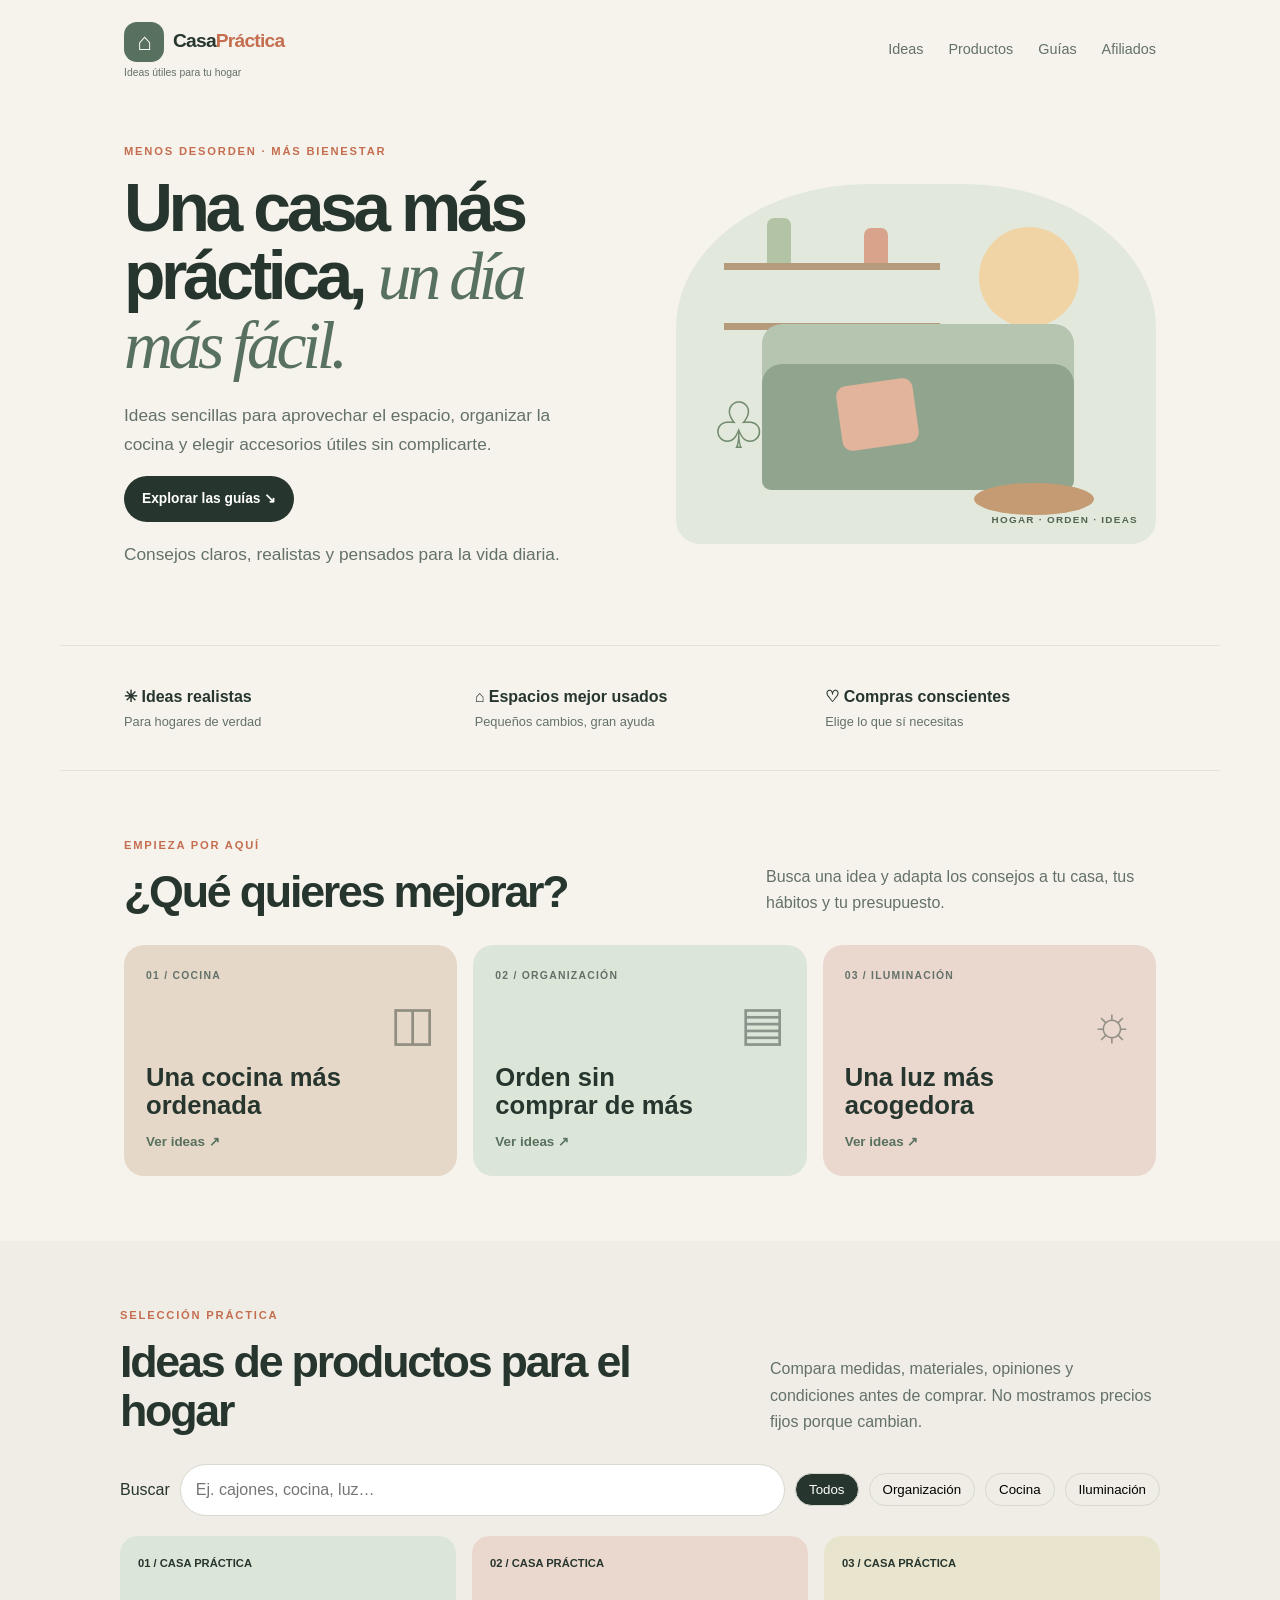
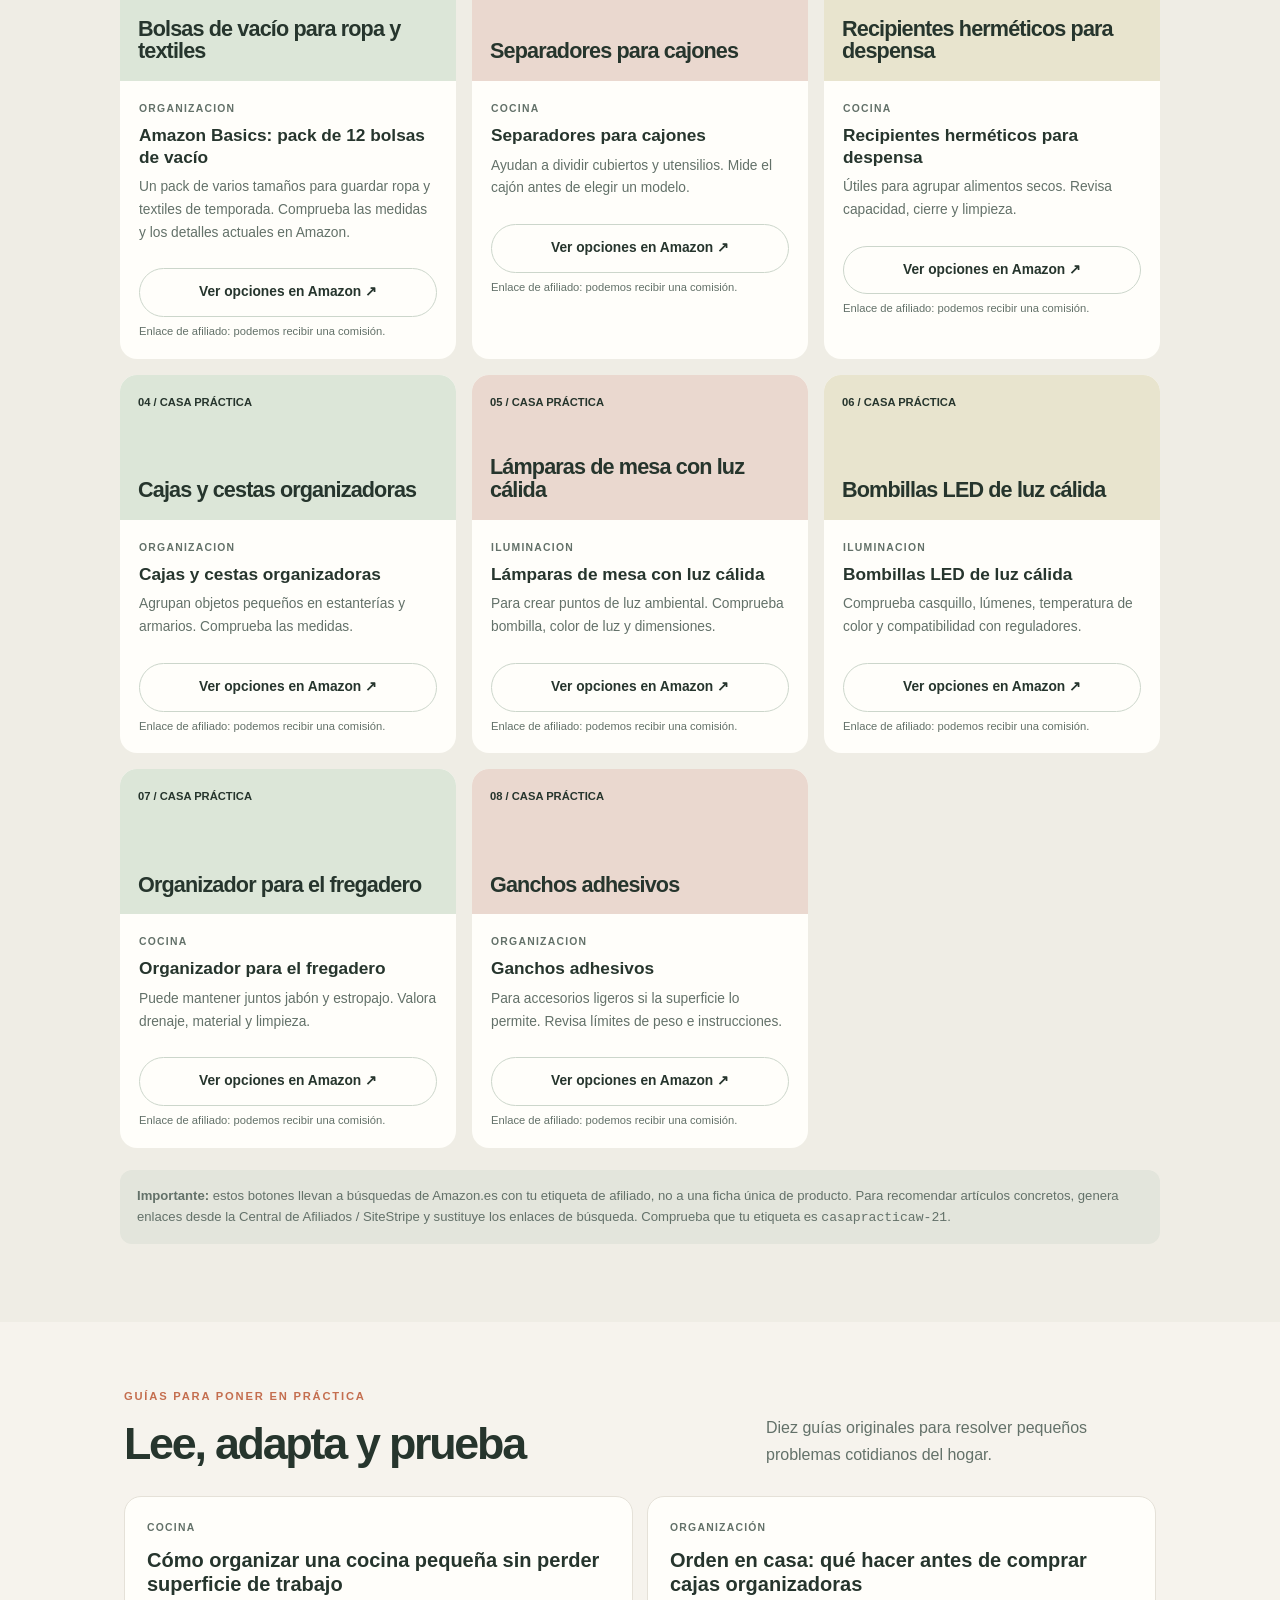
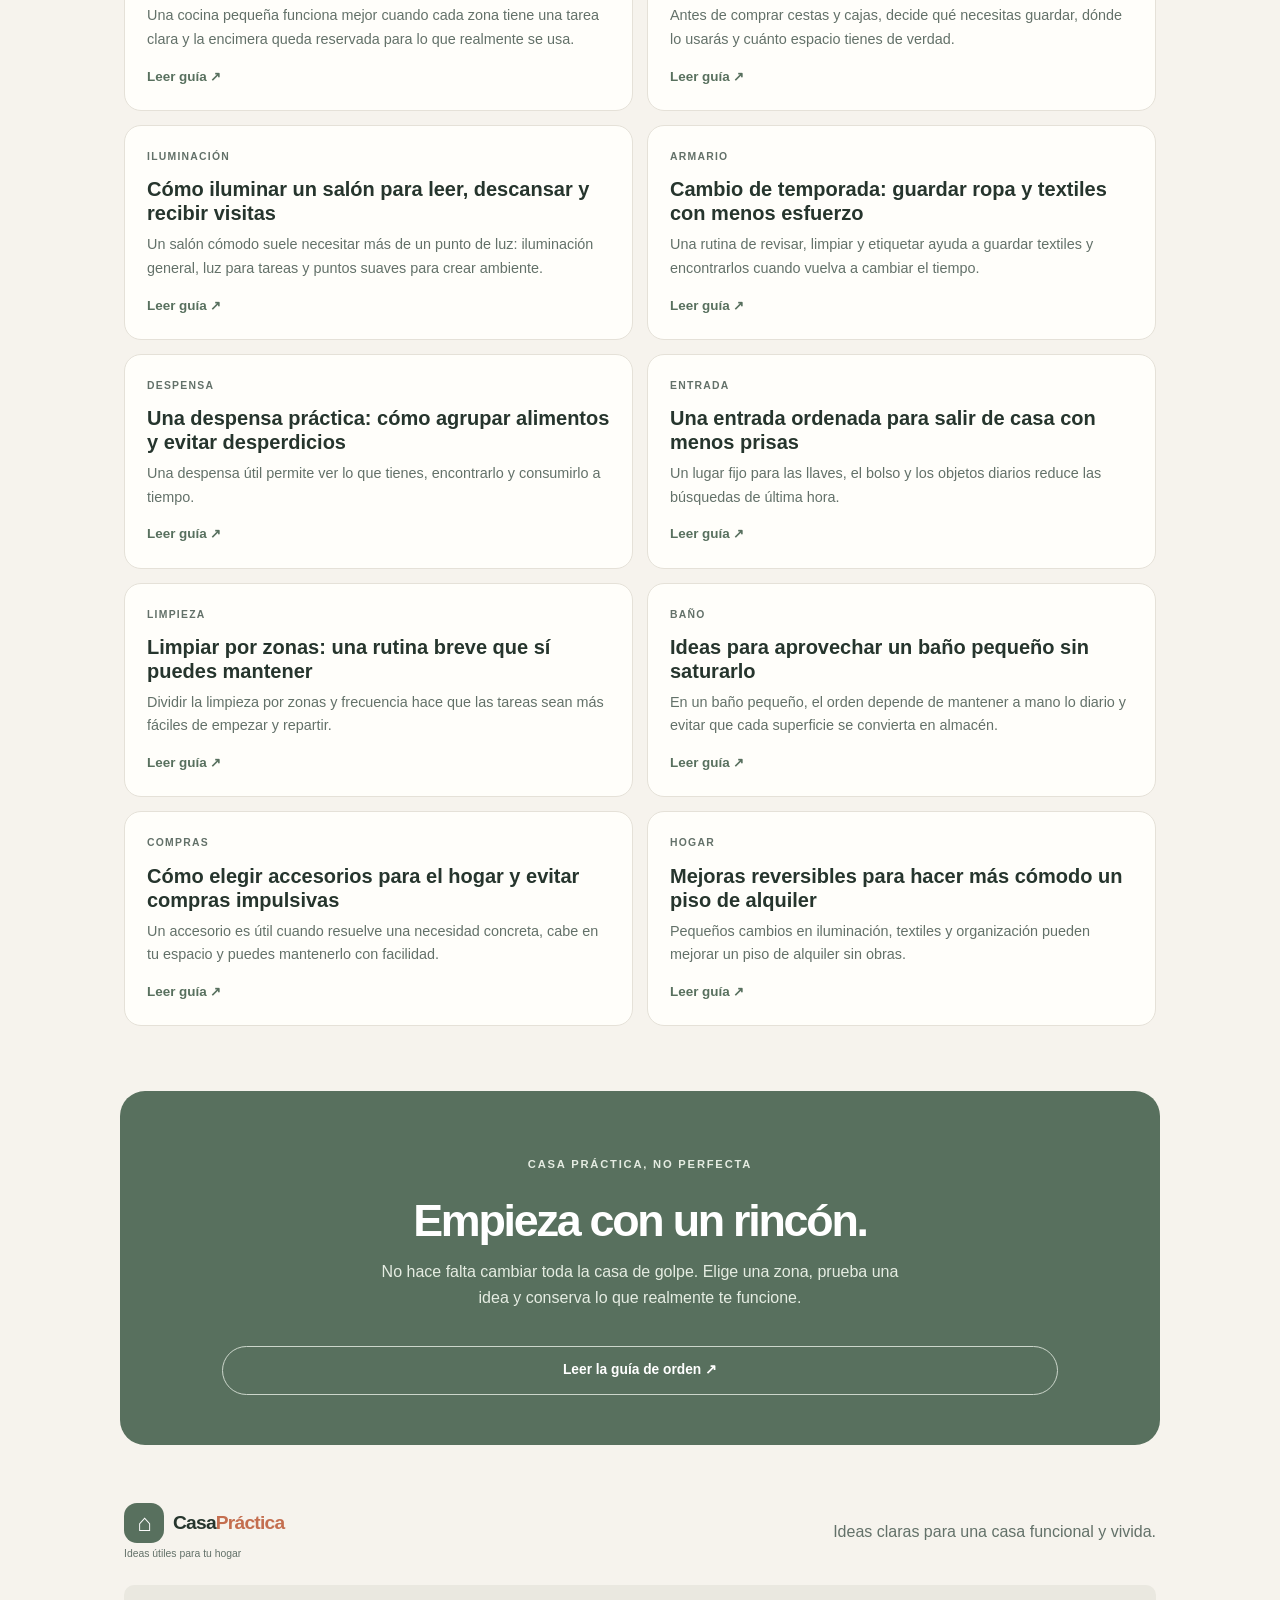
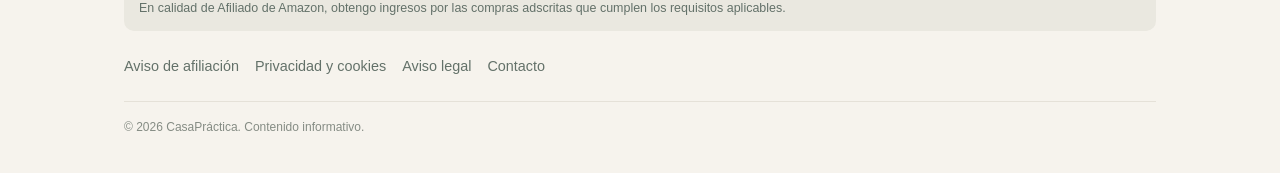
<file: index.html>
<!doctype html><html lang="es"><head><meta charset="utf-8"><meta name="viewport" content="width=device-width,initial-scale=1"><meta name="description" content="Ideas prácticas para organizar, iluminar y disfrutar más de tu hogar. Guías y recomendaciones para una casa funcional."><title>CasaPráctica | Ideas sencillas para un hogar mejor</title><link rel="stylesheet" href="styles.css"></head><body>
<header class="site-header"><a class="brand" href="index.html"><span class="brand-mark">⌂</span><span>Casa<span class="brand-accent">Práctica</span><small>Ideas útiles para tu hogar</small></span></a><button class="menu-toggle" aria-expanded="false" aria-controls="main-nav">Menú</button><nav id="main-nav" class="main-nav"><a href="#ideas">Ideas</a><a href="#seleccion">Productos</a><a href="#guias">Guías</a><a href="afiliados.html">Afiliados</a></nav></header>
<main><section class="hero"><div class="hero-copy"><p class="eyebrow">MENOS DESORDEN · MÁS BIENESTAR</p><h1>Una casa más práctica, <em>un día más fácil.</em></h1><p>Ideas sencillas para aprovechar el espacio, organizar la cocina y elegir accesorios útiles sin complicarte.</p><a class="button button-dark" href="#guias">Explorar las guías ↘</a><p>Consejos claros, realistas y pensados para la vida diaria.</p></div><div class="hero-art" role="img" aria-label="Ilustración decorativa de un hogar organizado"><div class="sun"></div><div class="shelf"></div><div class="sofa"></div><div class="cushion"></div><div class="table"></div><div class="plant">♧</div><span class="art-label">HOGAR · ORDEN · IDEAS</span></div></section>
<section class="trust"><div><b>✳ Ideas realistas</b><small>Para hogares de verdad</small></div><div><b>⌂ Espacios mejor usados</b><small>Pequeños cambios, gran ayuda</small></div><div><b>♡ Compras conscientes</b><small>Elige lo que sí necesitas</small></div></section>
<section class="section" id="ideas"><div class="section-heading"><div><p class="eyebrow">EMPIEZA POR AQUÍ</p><h2>¿Qué quieres mejorar?</h2></div><p>Busca una idea y adapta los consejos a tu casa, tus hábitos y tu presupuesto.</p></div><div class="category-grid"><a class="category-card" href="articulos/organizar-cocina-pequena.html"><span class="category-number">01 / COCINA</span><span class="symbol">◫</span><h3>Una cocina más ordenada</h3><span class="text-link">Ver ideas ↗</span></a><a class="category-card" href="articulos/orden-sin-comprar.html"><span class="category-number">02 / ORGANIZACIÓN</span><span class="symbol">▤</span><h3>Orden sin comprar de más</h3><span class="text-link">Ver ideas ↗</span></a><a class="category-card" href="articulos/iluminar-salon.html"><span class="category-number">03 / ILUMINACIÓN</span><span class="symbol">☼</span><h3>Una luz más acogedora</h3><span class="text-link">Ver ideas ↗</span></a></div></section>
<section class="section products" id="seleccion"><div class="section-heading"><div><p class="eyebrow">SELECCIÓN PRÁCTICA</p><h2>Ideas de productos para el hogar</h2></div><p>Compara medidas, materiales, opiniones y condiciones antes de comprar. No mostramos precios fijos porque cambian.</p></div><div class="tools"><label for="product-search">Buscar</label><input id="product-search" type="search" placeholder="Ej. cajones, cocina, luz…"><button class="chip active" data-filter="todos">Todos</button><button class="chip" data-filter="organizacion">Organización</button><button class="chip" data-filter="cocina">Cocina</button><button class="chip" data-filter="iluminacion">Iluminación</button></div><div class="product-grid"><article class="product-card" data-category="organizacion" data-search="bolsas de vacío para ropa y textiles para guardar mantas y ropa de otra temporada. comprueba tamaños y compatibilidad con tu aspirador."><div class="product-art"><span>01 / CASA PRÁCTICA</span><b>Bolsas de vacío para ropa y textiles</b></div><div class="product-info"><span class="product-category">ORGANIZACION</span><h3>Amazon Basics: pack de 12 bolsas de vacío</h3><p>Un pack de varios tamaños para guardar ropa y textiles de temporada. Comprueba las medidas y los detalles actuales en Amazon.</p><a class="button button-outline" href="https://www.amazon.es/dp/B07RSCK4XS?tag=casapracticaw-21" target="_blank" rel="sponsored nofollow noopener">Ver opciones en Amazon ↗</a><small class="affiliate-near">Enlace de afiliado: podemos recibir una comisión.</small></div></article><article class="product-card" data-category="cocina" data-search="separadores para cajones ayudan a dividir cubiertos y utensilios. mide el cajón antes de elegir un modelo."><div class="product-art"><span>02 / CASA PRÁCTICA</span><b>Separadores para cajones</b></div><div class="product-info"><span class="product-category">COCINA</span><h3>Separadores para cajones</h3><p>Ayudan a dividir cubiertos y utensilios. Mide el cajón antes de elegir un modelo.</p><a class="button button-outline" href="https://www.amazon.es/s?k=separadores+cajones+cocina&tag=casapracticaw-21" target="_blank" rel="sponsored nofollow noopener">Ver opciones en Amazon ↗</a><small class="affiliate-near">Enlace de afiliado: podemos recibir una comisión.</small></div></article><article class="product-card" data-category="cocina" data-search="recipientes herméticos para despensa útiles para agrupar alimentos secos. revisa capacidad, cierre y limpieza."><div class="product-art"><span>03 / CASA PRÁCTICA</span><b>Recipientes herméticos para despensa</b></div><div class="product-info"><span class="product-category">COCINA</span><h3>Recipientes herméticos para despensa</h3><p>Útiles para agrupar alimentos secos. Revisa capacidad, cierre y limpieza.</p><a class="button button-outline" href="https://www.amazon.es/s?k=recipientes+hermeticos+despensa+apilables&tag=casapracticaw-21" target="_blank" rel="sponsored nofollow noopener">Ver opciones en Amazon ↗</a><small class="affiliate-near">Enlace de afiliado: podemos recibir una comisión.</small></div></article><article class="product-card" data-category="organizacion" data-search="cajas y cestas organizadoras agrupan objetos pequeños en estanterías y armarios. comprueba las medidas."><div class="product-art"><span>04 / CASA PRÁCTICA</span><b>Cajas y cestas organizadoras</b></div><div class="product-info"><span class="product-category">ORGANIZACION</span><h3>Cajas y cestas organizadoras</h3><p>Agrupan objetos pequeños en estanterías y armarios. Comprueba las medidas.</p><a class="button button-outline" href="https://www.amazon.es/s?k=cajas+cestas+organizadoras+hogar&tag=casapracticaw-21" target="_blank" rel="sponsored nofollow noopener">Ver opciones en Amazon ↗</a><small class="affiliate-near">Enlace de afiliado: podemos recibir una comisión.</small></div></article><article class="product-card" data-category="iluminacion" data-search="lámparas de mesa con luz cálida para crear puntos de luz ambiental. comprueba bombilla, color de luz y dimensiones."><div class="product-art"><span>05 / CASA PRÁCTICA</span><b>Lámparas de mesa con luz cálida</b></div><div class="product-info"><span class="product-category">ILUMINACION</span><h3>Lámparas de mesa con luz cálida</h3><p>Para crear puntos de luz ambiental. Comprueba bombilla, color de luz y dimensiones.</p><a class="button button-outline" href="https://www.amazon.es/s?k=lampara+de+mesa+luz+calida&tag=casapracticaw-21" target="_blank" rel="sponsored nofollow noopener">Ver opciones en Amazon ↗</a><small class="affiliate-near">Enlace de afiliado: podemos recibir una comisión.</small></div></article><article class="product-card" data-category="iluminacion" data-search="bombillas led de luz cálida comprueba casquillo, lúmenes, temperatura de color y compatibilidad con reguladores."><div class="product-art"><span>06 / CASA PRÁCTICA</span><b>Bombillas LED de luz cálida</b></div><div class="product-info"><span class="product-category">ILUMINACION</span><h3>Bombillas LED de luz cálida</h3><p>Comprueba casquillo, lúmenes, temperatura de color y compatibilidad con reguladores.</p><a class="button button-outline" href="https://www.amazon.es/s?k=bombillas+led+luz+calida&tag=casapracticaw-21" target="_blank" rel="sponsored nofollow noopener">Ver opciones en Amazon ↗</a><small class="affiliate-near">Enlace de afiliado: podemos recibir una comisión.</small></div></article><article class="product-card" data-category="cocina" data-search="organizador para el fregadero puede mantener juntos jabón y estropajo. valora drenaje, material y limpieza."><div class="product-art"><span>07 / CASA PRÁCTICA</span><b>Organizador para el fregadero</b></div><div class="product-info"><span class="product-category">COCINA</span><h3>Organizador para el fregadero</h3><p>Puede mantener juntos jabón y estropajo. Valora drenaje, material y limpieza.</p><a class="button button-outline" href="https://www.amazon.es/s?k=organizador+fregadero+cocina&tag=casapracticaw-21" target="_blank" rel="sponsored nofollow noopener">Ver opciones en Amazon ↗</a><small class="affiliate-near">Enlace de afiliado: podemos recibir una comisión.</small></div></article><article class="product-card" data-category="organizacion" data-search="ganchos adhesivos para accesorios ligeros si la superficie lo permite. revisa límites de peso e instrucciones."><div class="product-art"><span>08 / CASA PRÁCTICA</span><b>Ganchos adhesivos</b></div><div class="product-info"><span class="product-category">ORGANIZACION</span><h3>Ganchos adhesivos</h3><p>Para accesorios ligeros si la superficie lo permite. Revisa límites de peso e instrucciones.</p><a class="button button-outline" href="https://www.amazon.es/s?k=ganchos+adhesivos+hogar&tag=casapracticaw-21" target="_blank" rel="sponsored nofollow noopener">Ver opciones en Amazon ↗</a><small class="affiliate-near">Enlace de afiliado: podemos recibir una comisión.</small></div></article></div><p class="note"><strong>Importante:</strong> estos botones llevan a búsquedas de Amazon.es con tu etiqueta de afiliado, no a una ficha única de producto. Para recomendar artículos concretos, genera enlaces desde la Central de Afiliados / SiteStripe y sustituye los enlaces de búsqueda. Comprueba que tu etiqueta es <code>casapracticaw-21</code>.</p></section>
<section class="section" id="guias"><div class="section-heading"><div><p class="eyebrow">GUÍAS PARA PONER EN PRÁCTICA</p><h2>Lee, adapta y prueba</h2></div><p>Diez guías originales para resolver pequeños problemas cotidianos del hogar.</p></div><div class="article-grid"><a class="article-card" href="articulos/organizar-cocina-pequena.html"><span class="article-tag">COCINA</span><h3>Cómo organizar una cocina pequeña sin perder superficie de trabajo</h3><p>Una cocina pequeña funciona mejor cuando cada zona tiene una tarea clara y la encimera queda reservada para lo que realmente se usa.</p><span class="text-link">Leer guía ↗</span></a><a class="article-card" href="articulos/orden-sin-comprar.html"><span class="article-tag">ORGANIZACIÓN</span><h3>Orden en casa: qué hacer antes de comprar cajas organizadoras</h3><p>Antes de comprar cestas y cajas, decide qué necesitas guardar, dónde lo usarás y cuánto espacio tienes de verdad.</p><span class="text-link">Leer guía ↗</span></a><a class="article-card" href="articulos/iluminar-salon.html"><span class="article-tag">ILUMINACIÓN</span><h3>Cómo iluminar un salón para leer, descansar y recibir visitas</h3><p>Un salón cómodo suele necesitar más de un punto de luz: iluminación general, luz para tareas y puntos suaves para crear ambiente.</p><span class="text-link">Leer guía ↗</span></a><a class="article-card" href="articulos/armario-cambio-temporada.html"><span class="article-tag">ARMARIO</span><h3>Cambio de temporada: guardar ropa y textiles con menos esfuerzo</h3><p>Una rutina de revisar, limpiar y etiquetar ayuda a guardar textiles y encontrarlos cuando vuelva a cambiar el tiempo.</p><span class="text-link">Leer guía ↗</span></a><a class="article-card" href="articulos/despensa-practica.html"><span class="article-tag">DESPENSA</span><h3>Una despensa práctica: cómo agrupar alimentos y evitar desperdicios</h3><p>Una despensa útil permite ver lo que tienes, encontrarlo y consumirlo a tiempo.</p><span class="text-link">Leer guía ↗</span></a><a class="article-card" href="articulos/entrada-ordenada.html"><span class="article-tag">ENTRADA</span><h3>Una entrada ordenada para salir de casa con menos prisas</h3><p>Un lugar fijo para las llaves, el bolso y los objetos diarios reduce las búsquedas de última hora.</p><span class="text-link">Leer guía ↗</span></a><a class="article-card" href="articulos/limpieza-por-zonas.html"><span class="article-tag">LIMPIEZA</span><h3>Limpiar por zonas: una rutina breve que sí puedes mantener</h3><p>Dividir la limpieza por zonas y frecuencia hace que las tareas sean más fáciles de empezar y repartir.</p><span class="text-link">Leer guía ↗</span></a><a class="article-card" href="articulos/bano-pequeno.html"><span class="article-tag">BAÑO</span><h3>Ideas para aprovechar un baño pequeño sin saturarlo</h3><p>En un baño pequeño, el orden depende de mantener a mano lo diario y evitar que cada superficie se convierta en almacén.</p><span class="text-link">Leer guía ↗</span></a><a class="article-card" href="articulos/compras-conscientes.html"><span class="article-tag">COMPRAS</span><h3>Cómo elegir accesorios para el hogar y evitar compras impulsivas</h3><p>Un accesorio es útil cuando resuelve una necesidad concreta, cabe en tu espacio y puedes mantenerlo con facilidad.</p><span class="text-link">Leer guía ↗</span></a><a class="article-card" href="articulos/hogar-alquiler.html"><span class="article-tag">HOGAR</span><h3>Mejoras reversibles para hacer más cómodo un piso de alquiler</h3><p>Pequeños cambios en iluminación, textiles y organización pueden mejorar un piso de alquiler sin obras.</p><span class="text-link">Leer guía ↗</span></a></div></section>
<section class="closing"><p class="eyebrow">CASA PRÁCTICA, NO PERFECTA</p><h2>Empieza con un rincón.</h2><p>No hace falta cambiar toda la casa de golpe. Elige una zona, prueba una idea y conserva lo que realmente te funcione.</p><a class="button button-outline" href="articulos/orden-sin-comprar.html">Leer la guía de orden ↗</a></section></main>
<footer class="site-footer"><div class="footer-top"><a class="brand" href="index.html"><span class="brand-mark">⌂</span><span>Casa<span class="brand-accent">Práctica</span><small>Ideas útiles para tu hogar</small></span></a><p>Ideas claras para una casa funcional y vivida.</p></div><p class="disclosure">En calidad de Afiliado de Amazon, obtengo ingresos por las compras adscritas que cumplen los requisitos aplicables.</p><div class="footer-links"><a href="afiliados.html">Aviso de afiliación</a><a href="privacidad.html">Privacidad y cookies</a><a href="aviso-legal.html">Aviso legal</a><a href="contacto.html">Contacto</a></div><p class="copyright">© <span id="year"></span> CasaPráctica. Contenido informativo.</p></footer><script src="app.js"></script></body></html>
</file>
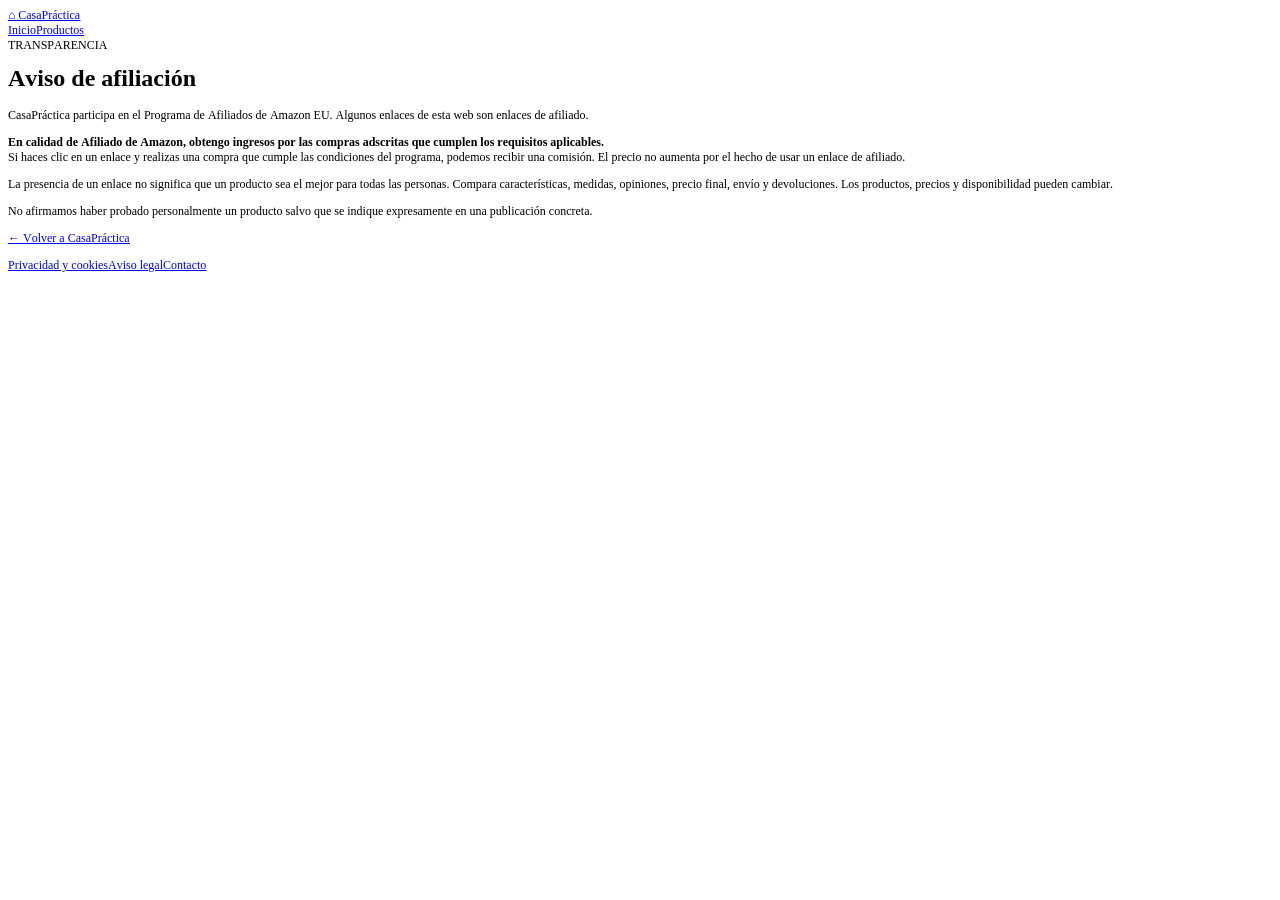
<file: afiliados.html>
<!DOCTYPE html PUBLIC "-//W3C//DTD HTML 4.01//EN" "http://www.w3.org/TR/html4/strict.dtd">
<html>
<head>
  <meta http-equiv="Content-Type" content="text/html; charset=utf-8">
  <meta http-equiv="Content-Style-Type" content="text/css">
  <title></title>
  <meta name="Generator" content="Cocoa HTML Writer">
  <meta name="CocoaVersion" content="2775.1">
  <style type="text/css">
    p.p1 {margin: 0.0px 0.0px 0.0px 0.0px; font: 12.0px Times; color: #0000e9; -webkit-text-stroke: #0000e9}
    p.p2 {margin: 0.0px 0.0px 12.0px 0.0px; font: 12.0px Times; -webkit-text-stroke: #000000}
    p.p4 {margin: 0.0px 0.0px 0.0px 0.0px; font: 12.0px Times; -webkit-text-stroke: #000000}
    p.p5 {margin: 0.0px 0.0px 12.0px 0.0px; font: 12.0px Times; color: #0000e9; -webkit-text-stroke: #0000e9}
    span.s1 {font: 12.0px 'Times New Roman'; text-decoration: underline ; font-kerning: none}
    span.s2 {font: 12.0px Times; text-decoration: underline ; font-kerning: none}
    span.s3 {text-decoration: underline ; font-kerning: none}
    span.s4 {font-kerning: none}
  </style>
</head>
<body>
<p class="p1"><span class="s1"><a href="file:///Users/luciavillar/Downloads/casapractica-mejorada-github-pages%202/index.html">⌂<span class="s2"> CasaPráctica</span></a></span></p>
<p class="p1"><span class="s3"><a href="file:///Users/luciavillar/Downloads/casapractica-mejorada-github-pages%202/index.html">Inicio</a><a href="file:///Users/luciavillar/Downloads/casapractica-mejorada-github-pages%202/index.html#seleccion">Productos</a></span></p>
<p class="p2"><span class="s4">TRANSPARENCIA</span></p>
<h1 style="margin: 0.0px 0.0px 16.1px 0.0px; font: 24.0px Times; -webkit-text-stroke: #000000"><span class="s4"><b>Aviso de afiliación</b></span></h1>
<p class="p2"><span class="s4">CasaPráctica participa en el Programa de Afiliados de Amazon EU. Algunos enlaces de esta web son enlaces de afiliado.</span></p>
<p class="p4"><span class="s4"><b>En calidad de Afiliado de Amazon, obtengo ingresos por las compras adscritas que cumplen los requisitos aplicables.</b><b></b></span></p>
<p class="p2"><span class="s4">Si haces clic en un enlace y realizas una compra que cumple las condiciones del programa, podemos recibir una comisión. El precio no aumenta por el hecho de usar un enlace de afiliado.</span></p>
<p class="p2"><span class="s4">La presencia de un enlace no significa que un producto sea el mejor para todas las personas. Compara características, medidas, opiniones, precio final, envío y devoluciones. Los productos, precios y disponibilidad pueden cambiar.</span></p>
<p class="p2"><span class="s4">No afirmamos haber probado personalmente un producto salvo que se indique expresamente en una publicación concreta.</span></p>
<p class="p5"><span class="s1"><a href="file:///Users/luciavillar/Downloads/casapractica-mejorada-github-pages%202/index.html">←<span class="s2"> Volver a CasaPráctica</span></a></span></p>
<p class="p1"><span class="s3"><a href="file:///Users/luciavillar/Downloads/casapractica-mejorada-github-pages%202/privacidad.html">Privacidad y cookies</a><a href="file:///Users/luciavillar/Downloads/casapractica-mejorada-github-pages%202/aviso-legal.html">Aviso legal</a><a href="file:///Users/luciavillar/Downloads/casapractica-mejorada-github-pages%202/contacto.html">Contacto</a></span></p>
</body>
</html>
</file>
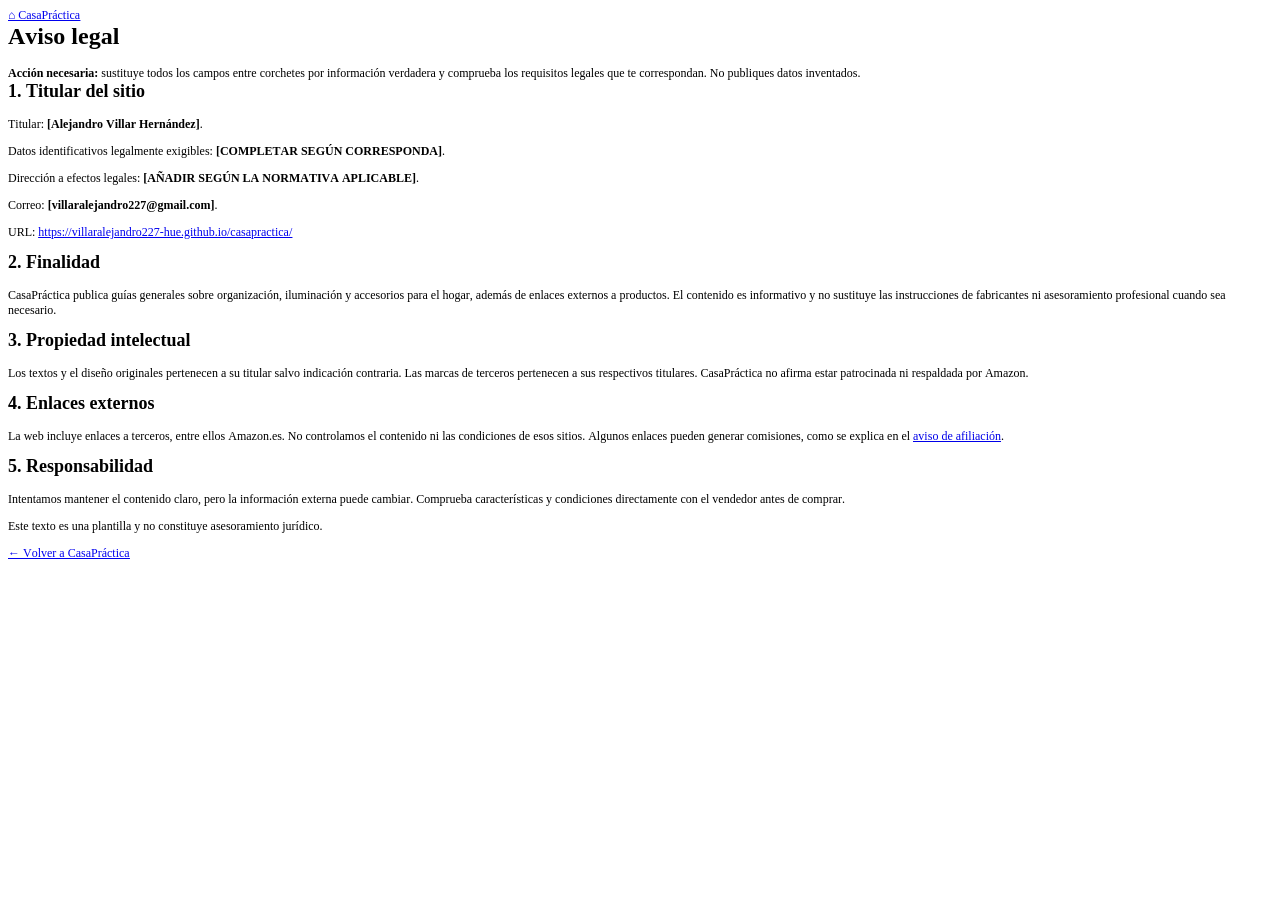
<file: aviso-legal.html>
<!DOCTYPE html PUBLIC "-//W3C//DTD HTML 4.01//EN" "http://www.w3.org/TR/html4/strict.dtd">
<html>
<head>
  <meta http-equiv="Content-Type" content="text/html; charset=utf-8">
  <meta http-equiv="Content-Style-Type" content="text/css">
  <title></title>
  <meta name="Generator" content="Cocoa HTML Writer">
  <meta name="CocoaVersion" content="2775.1">
  <style type="text/css">
    p.p1 {margin: 0.0px 0.0px 0.0px 0.0px; font: 12.0px Times; color: #0000e9; -webkit-text-stroke: #0000e9}
    p.p3 {margin: 0.0px 0.0px 0.0px 0.0px; font: 12.0px Times; -webkit-text-stroke: #000000}
    p.p5 {margin: 0.0px 0.0px 12.0px 0.0px; font: 12.0px Times; -webkit-text-stroke: #000000}
    p.p6 {margin: 0.0px 0.0px 12.0px 0.0px; font: 12.0px Times; color: #0000e9; -webkit-text-stroke: #0000e9}
    span.s1 {font: 12.0px 'Times New Roman'; text-decoration: underline ; font-kerning: none}
    span.s2 {font: 12.0px Times; text-decoration: underline ; font-kerning: none}
    span.s3 {font-kerning: none}
    span.s4 {font-kerning: none; color: #000000; -webkit-text-stroke: 0px #000000}
    span.s5 {text-decoration: underline ; font-kerning: none; -webkit-text-stroke: 0px #0000e9}
    span.s6 {font: 12.0px Times; text-decoration: underline ; font-kerning: none; color: #0000e9; -webkit-text-stroke: 0px #0000e9}
  </style>
</head>
<body>
<p class="p1"><span class="s1"><a href="file:///Users/luciavillar/Downloads/casapractica-mejorada-github-pages%202/index.html">⌂<span class="s2"> CasaPráctica</span></a></span></p>
<h1 style="margin: 0.0px 0.0px 16.1px 0.0px; font: 24.0px Times; -webkit-text-stroke: #000000"><span class="s3"><b>Aviso legal</b></span></h1>
<p class="p3"><span class="s3"><b>Acción necesaria:</b> sustituye todos los campos entre corchetes por información verdadera y comprueba los requisitos legales que te correspondan. No publiques datos inventados.</span></p>
<h2 style="margin: 0.0px 0.0px 14.9px 0.0px; font: 18.0px Times; -webkit-text-stroke: #000000"><span class="s3"><b>1. Titular del sitio</b></span></h2>
<p class="p5"><span class="s3">Titular: <b>[Alejandro Villar Hernández]</b>.</span></p>
<p class="p5"><span class="s3">Datos identificativos legalmente exigibles: <b>[COMPLETAR SEGÚN CORRESPONDA]</b>.</span></p>
<p class="p5"><span class="s3">Dirección a efectos legales: <b>[AÑADIR SEGÚN LA NORMATIVA APLICABLE]</b>.</span></p>
<p class="p5"><span class="s3">Correo: <b>[villaralejandro227@gmail.com]</b>.</span></p>
<p class="p6"><span class="s4">URL: <a href="https://villaralejandro227-hue.github.io/casapractica/"><span class="s5">https://villaralejandro227-hue.github.io/casapractica/</span></a></span></p>
<h2 style="margin: 0.0px 0.0px 14.9px 0.0px; font: 18.0px Times; -webkit-text-stroke: #000000"><span class="s3"><b>2. Finalidad</b></span></h2>
<p class="p5"><span class="s3">CasaPráctica publica guías generales sobre organización, iluminación y accesorios para el hogar, además de enlaces externos a productos. El contenido es informativo y no sustituye las instrucciones de fabricantes ni asesoramiento profesional cuando sea necesario.</span></p>
<h2 style="margin: 0.0px 0.0px 14.9px 0.0px; font: 18.0px Times; -webkit-text-stroke: #000000"><span class="s3"><b>3. Propiedad intelectual</b></span></h2>
<p class="p5"><span class="s3">Los textos y el diseño originales pertenecen a su titular salvo indicación contraria. Las marcas de terceros pertenecen a sus respectivos titulares. CasaPráctica no afirma estar patrocinada ni respaldada por Amazon.</span></p>
<h2 style="margin: 0.0px 0.0px 14.9px 0.0px; font: 18.0px Times; -webkit-text-stroke: #000000"><span class="s3"><b>4. Enlaces externos</b></span></h2>
<p class="p5"><span class="s3">La web incluye enlaces a terceros, entre ellos Amazon.es. No controlamos el contenido ni las condiciones de esos sitios. Algunos enlaces pueden generar comisiones, como se explica en el <a href="file:///Users/luciavillar/Downloads/casapractica-mejorada-github-pages%202/afiliados.html"><span class="s6">aviso de afiliación</span></a>.</span></p>
<h2 style="margin: 0.0px 0.0px 14.9px 0.0px; font: 18.0px Times; -webkit-text-stroke: #000000"><span class="s3"><b>5. Responsabilidad</b></span></h2>
<p class="p5"><span class="s3">Intentamos mantener el contenido claro, pero la información externa puede cambiar. Comprueba características y condiciones directamente con el vendedor antes de comprar.</span></p>
<p class="p5"><span class="s3">Este texto es una plantilla y no constituye asesoramiento jurídico.</span></p>
<p class="p6"><span class="s1"><a href="file:///Users/luciavillar/Downloads/casapractica-mejorada-github-pages%202/index.html">←<span class="s2"> Volver a CasaPráctica</span></a></span></p>
</body>
</html>
</file>
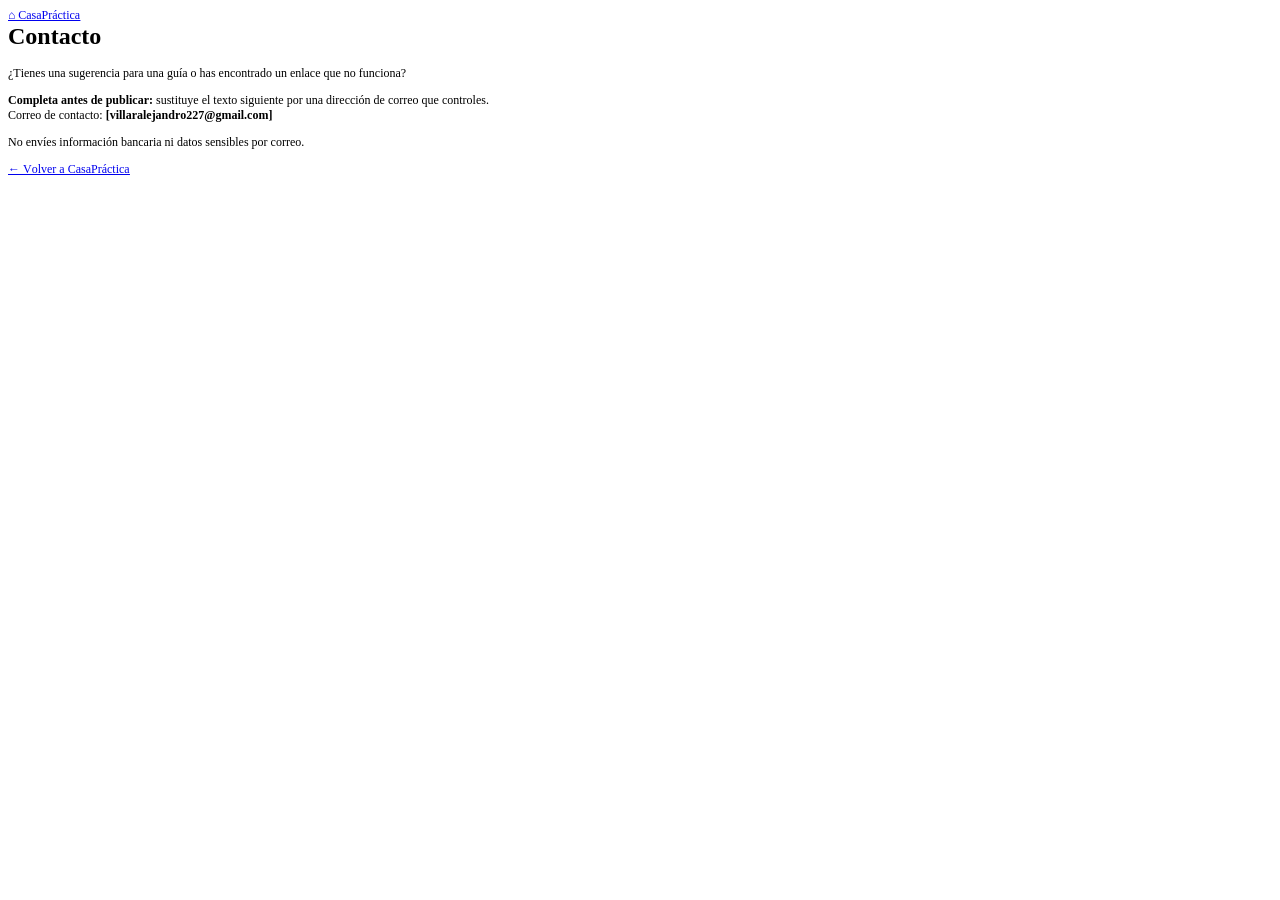
<file: contacto.html>
<!DOCTYPE html PUBLIC "-//W3C//DTD HTML 4.01//EN" "http://www.w3.org/TR/html4/strict.dtd">
<html>
<head>
  <meta http-equiv="Content-Type" content="text/html; charset=utf-8">
  <meta http-equiv="Content-Style-Type" content="text/css">
  <title></title>
  <meta name="Generator" content="Cocoa HTML Writer">
  <meta name="CocoaVersion" content="2775.1">
  <style type="text/css">
    p.p1 {margin: 0.0px 0.0px 0.0px 0.0px; font: 12.0px Times; color: #0000e9; -webkit-text-stroke: #0000e9}
    p.p3 {margin: 0.0px 0.0px 12.0px 0.0px; font: 12.0px Times; -webkit-text-stroke: #000000}
    p.p4 {margin: 0.0px 0.0px 0.0px 0.0px; font: 12.0px Times; -webkit-text-stroke: #000000}
    p.p5 {margin: 0.0px 0.0px 12.0px 0.0px; font: 12.0px Times; color: #0000e9; -webkit-text-stroke: #0000e9}
    span.s1 {font: 12.0px 'Times New Roman'; text-decoration: underline ; font-kerning: none}
    span.s2 {font: 12.0px Times; text-decoration: underline ; font-kerning: none}
    span.s3 {font-kerning: none}
  </style>
</head>
<body>
<p class="p1"><span class="s1"><a href="file:///Users/luciavillar/Downloads/casapractica-mejorada-github-pages%202/index.html">⌂<span class="s2"> CasaPráctica</span></a></span></p>
<h1 style="margin: 0.0px 0.0px 16.1px 0.0px; font: 24.0px Times; -webkit-text-stroke: #000000"><span class="s3"><b>Contacto</b></span></h1>
<p class="p3"><span class="s3">¿Tienes una sugerencia para una guía o has encontrado un enlace que no funciona?</span></p>
<p class="p4"><span class="s3"><b>Completa antes de publicar:</b> sustituye el texto siguiente por una dirección de correo que controles.</span></p>
<p class="p3"><span class="s3">Correo de contacto: <b>[villaralejandro227@gmail.com]</b><b></b></span></p>
<p class="p3"><span class="s3">No envíes información bancaria ni datos sensibles por correo.</span></p>
<p class="p5"><span class="s1"><a href="file:///Users/luciavillar/Downloads/casapractica-mejorada-github-pages%202/index.html">←<span class="s2"> Volver a CasaPráctica</span></a></span></p>
</body>
</html>
</file>
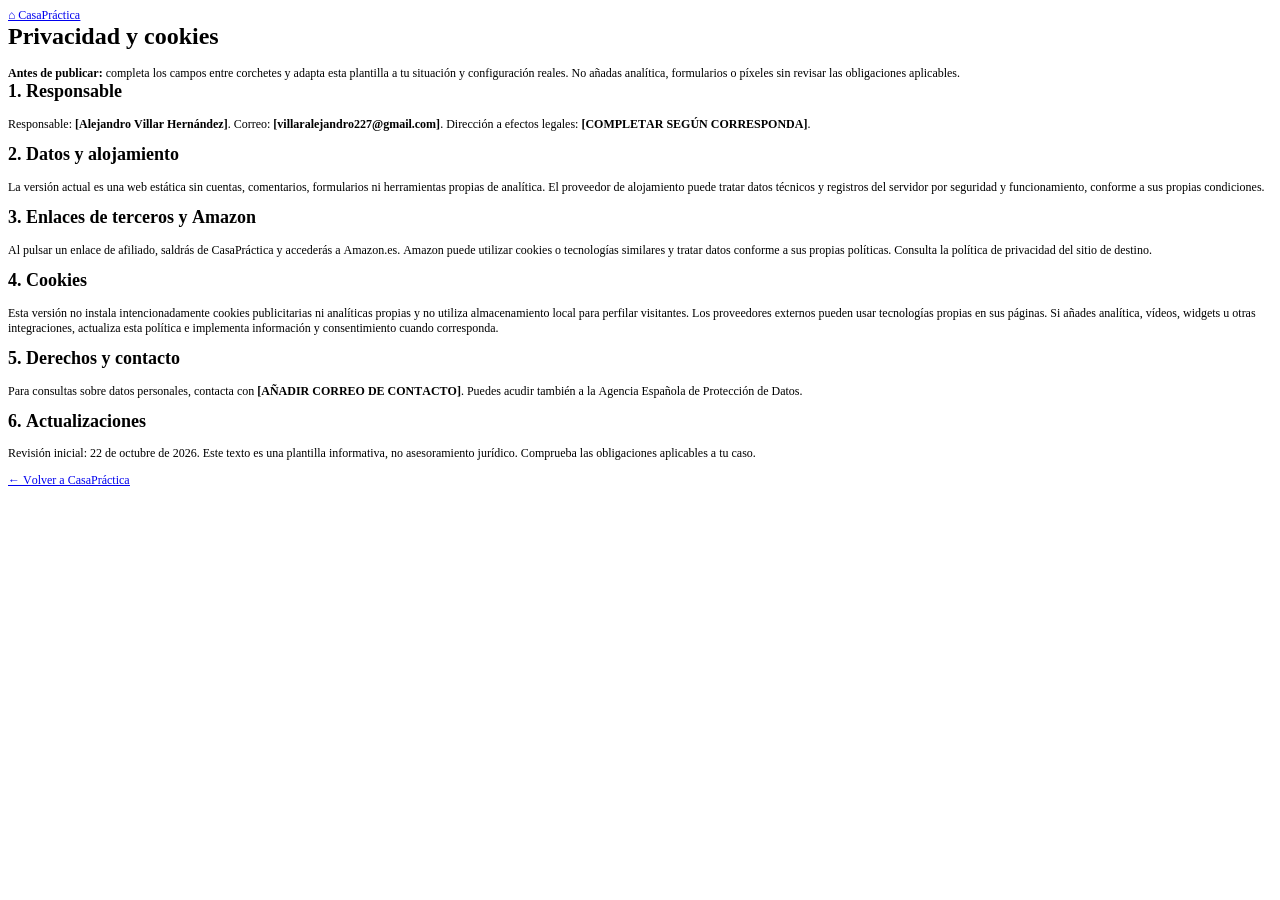
<file: privacidad.html>
<!DOCTYPE html PUBLIC "-//W3C//DTD HTML 4.01//EN" "http://www.w3.org/TR/html4/strict.dtd">
<html>
<head>
  <meta http-equiv="Content-Type" content="text/html; charset=utf-8">
  <meta http-equiv="Content-Style-Type" content="text/css">
  <title></title>
  <meta name="Generator" content="Cocoa HTML Writer">
  <meta name="CocoaVersion" content="2775.1">
  <style type="text/css">
    p.p1 {margin: 0.0px 0.0px 0.0px 0.0px; font: 12.0px Times; color: #0000e9; -webkit-text-stroke: #0000e9}
    p.p3 {margin: 0.0px 0.0px 0.0px 0.0px; font: 12.0px Times; -webkit-text-stroke: #000000}
    p.p5 {margin: 0.0px 0.0px 12.0px 0.0px; font: 12.0px Times; -webkit-text-stroke: #000000}
    p.p6 {margin: 0.0px 0.0px 12.0px 0.0px; font: 12.0px Times; color: #0000e9; -webkit-text-stroke: #0000e9}
    span.s1 {font: 12.0px 'Times New Roman'; text-decoration: underline ; font-kerning: none}
    span.s2 {font: 12.0px Times; text-decoration: underline ; font-kerning: none}
    span.s3 {font-kerning: none}
  </style>
</head>
<body>
<p class="p1"><span class="s1"><a href="file:///Users/luciavillar/Downloads/casapractica-mejorada-github-pages%202/index.html">⌂<span class="s2"> CasaPráctica</span></a></span></p>
<h1 style="margin: 0.0px 0.0px 16.1px 0.0px; font: 24.0px Times; -webkit-text-stroke: #000000"><span class="s3"><b>Privacidad y cookies</b></span></h1>
<p class="p3"><span class="s3"><b>Antes de publicar:</b> completa los campos entre corchetes y adapta esta plantilla a tu situación y configuración reales. No añadas analítica, formularios o píxeles sin revisar las obligaciones aplicables.</span></p>
<h2 style="margin: 0.0px 0.0px 14.9px 0.0px; font: 18.0px Times; -webkit-text-stroke: #000000"><span class="s3"><b>1. Responsable</b></span></h2>
<p class="p5"><span class="s3">Responsable: <b>[Alejandro Villar Hernández]</b>. Correo: <b>[villaralejandro227@gmail.com]</b>. Dirección a efectos legales: <b>[COMPLETAR SEGÚN CORRESPONDA]</b>.</span></p>
<h2 style="margin: 0.0px 0.0px 14.9px 0.0px; font: 18.0px Times; -webkit-text-stroke: #000000"><span class="s3"><b>2. Datos y alojamiento</b></span></h2>
<p class="p5"><span class="s3">La versión actual es una web estática sin cuentas, comentarios, formularios ni herramientas propias de analítica. El proveedor de alojamiento puede tratar datos técnicos y registros del servidor por seguridad y funcionamiento, conforme a sus propias condiciones.</span></p>
<h2 style="margin: 0.0px 0.0px 14.9px 0.0px; font: 18.0px Times; -webkit-text-stroke: #000000"><span class="s3"><b>3. Enlaces de terceros y Amazon</b></span></h2>
<p class="p5"><span class="s3">Al pulsar un enlace de afiliado, saldrás de CasaPráctica y accederás a Amazon.es. Amazon puede utilizar cookies o tecnologías similares y tratar datos conforme a sus propias políticas. Consulta la política de privacidad del sitio de destino.</span></p>
<h2 style="margin: 0.0px 0.0px 14.9px 0.0px; font: 18.0px Times; -webkit-text-stroke: #000000"><span class="s3"><b>4. Cookies</b></span></h2>
<p class="p5"><span class="s3">Esta versión no instala intencionadamente cookies publicitarias ni analíticas propias y no utiliza almacenamiento local para perfilar visitantes. Los proveedores externos pueden usar tecnologías propias en sus páginas. Si añades analítica, vídeos, widgets u otras integraciones, actualiza esta política e implementa información y consentimiento cuando corresponda.</span></p>
<h2 style="margin: 0.0px 0.0px 14.9px 0.0px; font: 18.0px Times; -webkit-text-stroke: #000000"><span class="s3"><b>5. Derechos y contacto</b></span></h2>
<p class="p5"><span class="s3">Para consultas sobre datos personales, contacta con <b>[AÑADIR CORREO DE CONTACTO]</b>. Puedes acudir también a la Agencia Española de Protección de Datos.</span></p>
<h2 style="margin: 0.0px 0.0px 14.9px 0.0px; font: 18.0px Times; -webkit-text-stroke: #000000"><span class="s3"><b>6. Actualizaciones</b></span></h2>
<p class="p5"><span class="s3">Revisión inicial: 22 de octubre de 2026. Este texto es una plantilla informativa, no asesoramiento jurídico. Comprueba las obligaciones aplicables a tu caso.</span></p>
<p class="p6"><span class="s1"><a href="file:///Users/luciavillar/Downloads/casapractica-mejorada-github-pages%202/index.html">←<span class="s2"> Volver a CasaPráctica</span></a></span></p>
</body>
</html>
</file>
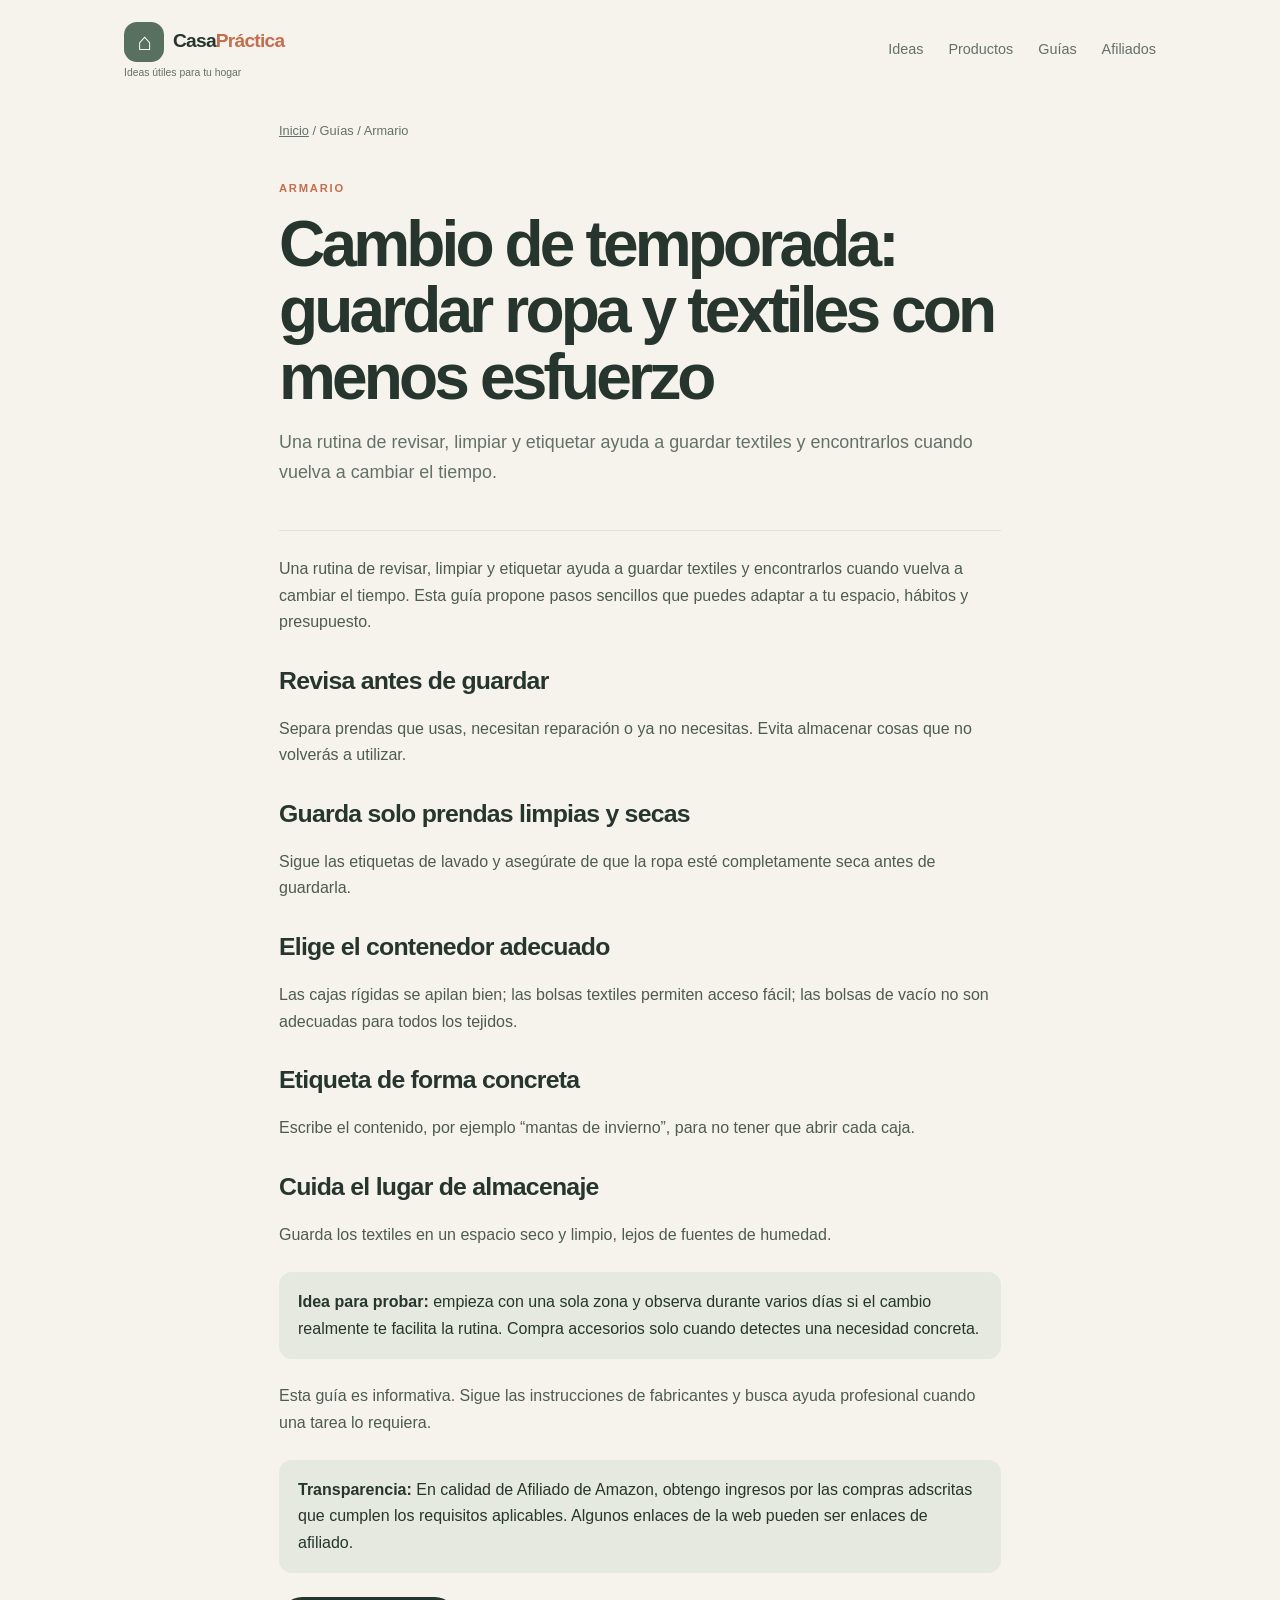
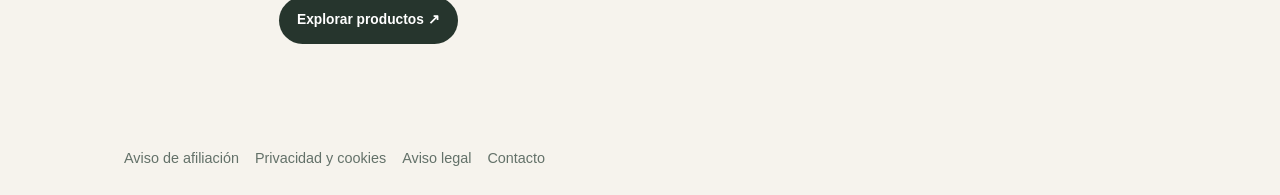
<file: articulos/armario-cambio-temporada.html>
<!doctype html><html lang="es"><head><meta charset="utf-8"><meta name="viewport" content="width=device-width,initial-scale=1"><meta name="description" content="Una rutina de revisar, limpiar y etiquetar ayuda a guardar textiles y encontrarlos cuando vuelva a cambiar el tiempo."><title>Cambio de temporada: guardar ropa y textiles con menos esfuerzo | CasaPráctica</title><link rel="stylesheet" href="../styles.css"></head><body><header class="site-header"><a class="brand" href="../index.html"><span class="brand-mark">⌂</span><span>Casa<span class="brand-accent">Práctica</span><small>Ideas útiles para tu hogar</small></span></a><button class="menu-toggle" aria-expanded="false" aria-controls="main-nav">Menú</button><nav id="main-nav" class="main-nav"><a href="../index.html#ideas">Ideas</a><a href="../index.html#seleccion">Productos</a><a href="../index.html#guias">Guías</a><a href="../afiliados.html">Afiliados</a></nav></header><main class="article-page"><p class="breadcrumbs"><a href="../index.html">Inicio</a> / Guías / Armario</p><header class="article-header"><p class="eyebrow">ARMARIO</p><h1>Cambio de temporada: guardar ropa y textiles con menos esfuerzo</h1><p class="lead">Una rutina de revisar, limpiar y etiquetar ayuda a guardar textiles y encontrarlos cuando vuelva a cambiar el tiempo.</p></header><article class="article-body"><p>Una rutina de revisar, limpiar y etiquetar ayuda a guardar textiles y encontrarlos cuando vuelva a cambiar el tiempo. Esta guía propone pasos sencillos que puedes adaptar a tu espacio, hábitos y presupuesto.</p><h2>Revisa antes de guardar</h2><p>Separa prendas que usas, necesitan reparación o ya no necesitas. Evita almacenar cosas que no volverás a utilizar.</p><h2>Guarda solo prendas limpias y secas</h2><p>Sigue las etiquetas de lavado y asegúrate de que la ropa esté completamente seca antes de guardarla.</p><h2>Elige el contenedor adecuado</h2><p>Las cajas rígidas se apilan bien; las bolsas textiles permiten acceso fácil; las bolsas de vacío no son adecuadas para todos los tejidos.</p><h2>Etiqueta de forma concreta</h2><p>Escribe el contenido, por ejemplo “mantas de invierno”, para no tener que abrir cada caja.</p><h2>Cuida el lugar de almacenaje</h2><p>Guarda los textiles en un espacio seco y limpio, lejos de fuentes de humedad.</p><div class="callout"><strong>Idea para probar:</strong> empieza con una sola zona y observa durante varios días si el cambio realmente te facilita la rutina. Compra accesorios solo cuando detectes una necesidad concreta.</div><p>Esta guía es informativa. Sigue las instrucciones de fabricantes y busca ayuda profesional cuando una tarea lo requiera.</p><div class="callout"><strong>Transparencia:</strong> En calidad de Afiliado de Amazon, obtengo ingresos por las compras adscritas que cumplen los requisitos aplicables. Algunos enlaces de la web pueden ser enlaces de afiliado.</div><a class="button button-dark" href="../index.html#seleccion">Explorar productos ↗</a></article></main><footer class="site-footer"><div class="footer-links"><a href="../afiliados.html">Aviso de afiliación</a><a href="../privacidad.html">Privacidad y cookies</a><a href="../aviso-legal.html">Aviso legal</a><a href="../contacto.html">Contacto</a></div></footer><script src="../app.js"></script></body></html>
</file>
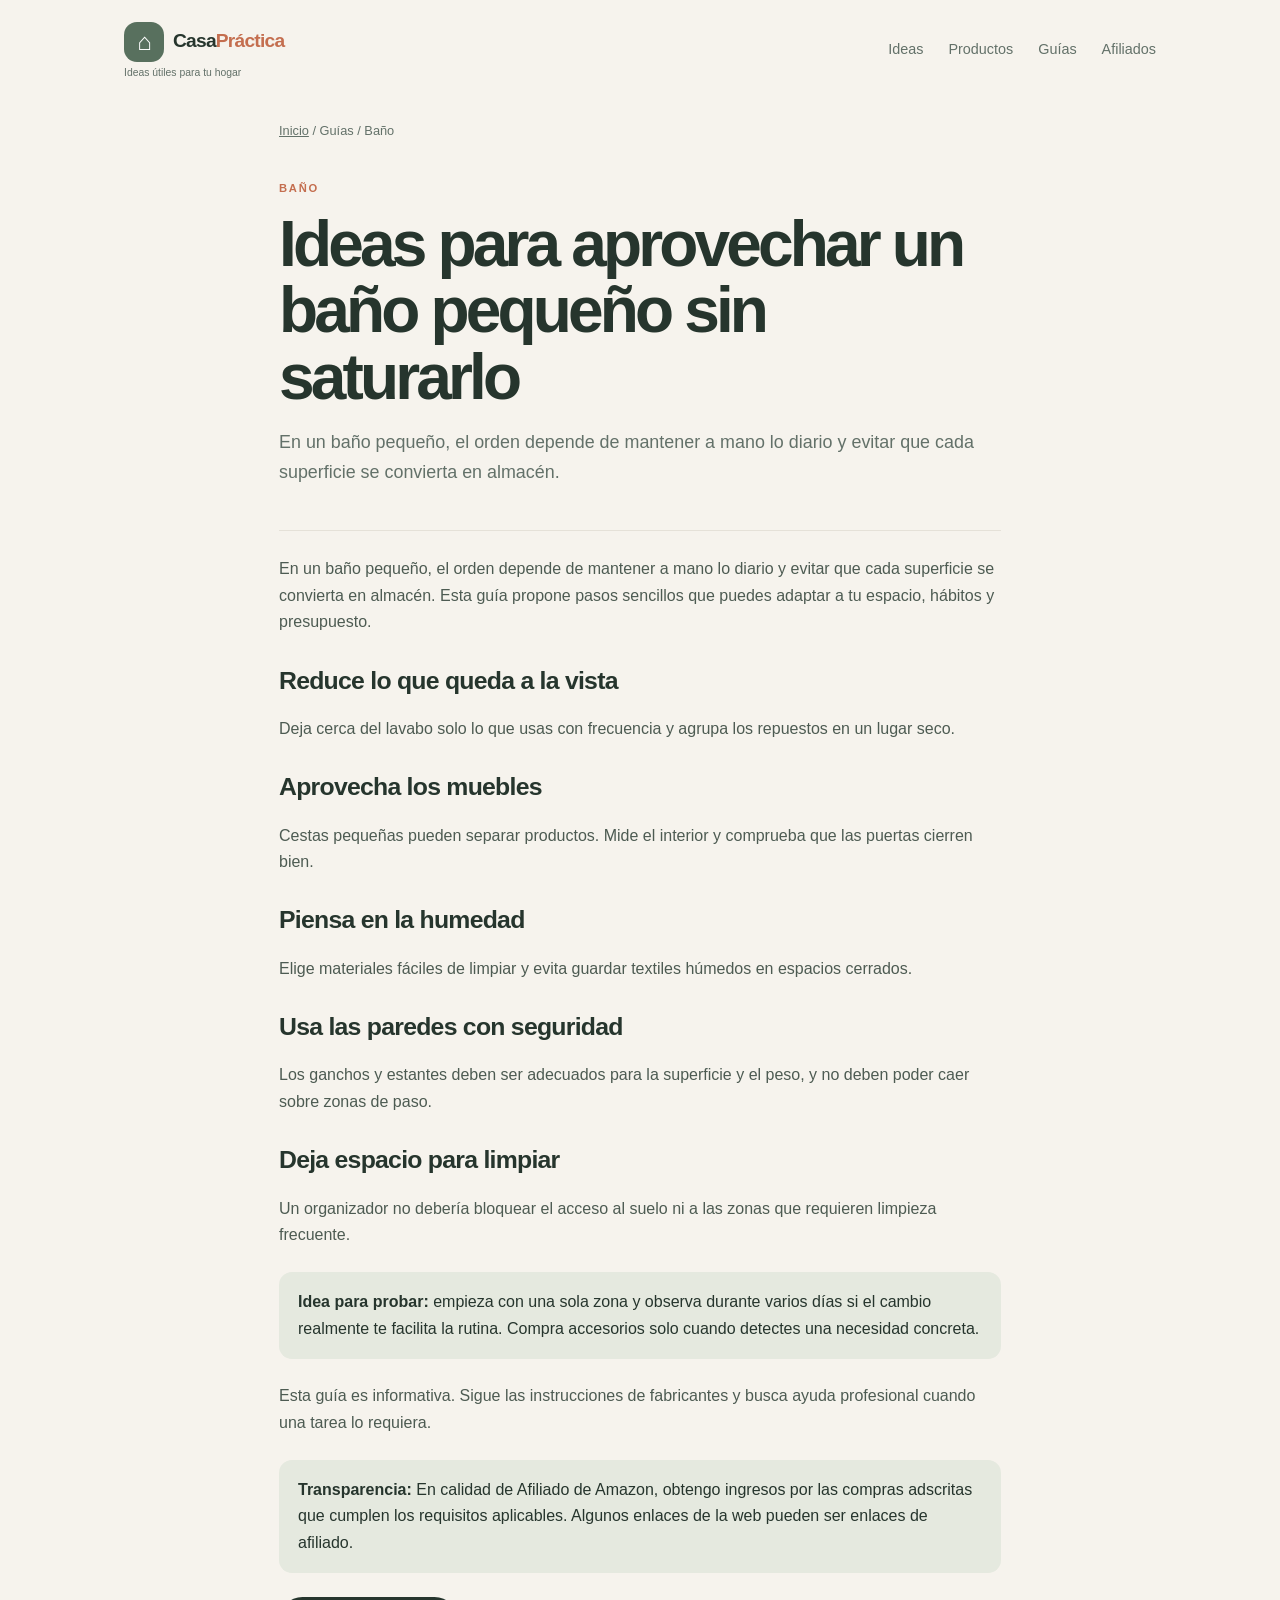
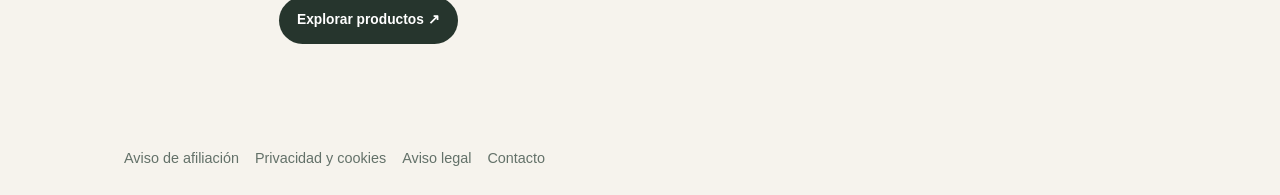
<file: articulos/bano-pequeno.html>
<!doctype html><html lang="es"><head><meta charset="utf-8"><meta name="viewport" content="width=device-width,initial-scale=1"><meta name="description" content="En un baño pequeño, el orden depende de mantener a mano lo diario y evitar que cada superficie se convierta en almacén."><title>Ideas para aprovechar un baño pequeño sin saturarlo | CasaPráctica</title><link rel="stylesheet" href="../styles.css"></head><body><header class="site-header"><a class="brand" href="../index.html"><span class="brand-mark">⌂</span><span>Casa<span class="brand-accent">Práctica</span><small>Ideas útiles para tu hogar</small></span></a><button class="menu-toggle" aria-expanded="false" aria-controls="main-nav">Menú</button><nav id="main-nav" class="main-nav"><a href="../index.html#ideas">Ideas</a><a href="../index.html#seleccion">Productos</a><a href="../index.html#guias">Guías</a><a href="../afiliados.html">Afiliados</a></nav></header><main class="article-page"><p class="breadcrumbs"><a href="../index.html">Inicio</a> / Guías / Baño</p><header class="article-header"><p class="eyebrow">BAÑO</p><h1>Ideas para aprovechar un baño pequeño sin saturarlo</h1><p class="lead">En un baño pequeño, el orden depende de mantener a mano lo diario y evitar que cada superficie se convierta en almacén.</p></header><article class="article-body"><p>En un baño pequeño, el orden depende de mantener a mano lo diario y evitar que cada superficie se convierta en almacén. Esta guía propone pasos sencillos que puedes adaptar a tu espacio, hábitos y presupuesto.</p><h2>Reduce lo que queda a la vista</h2><p>Deja cerca del lavabo solo lo que usas con frecuencia y agrupa los repuestos en un lugar seco.</p><h2>Aprovecha los muebles</h2><p>Cestas pequeñas pueden separar productos. Mide el interior y comprueba que las puertas cierren bien.</p><h2>Piensa en la humedad</h2><p>Elige materiales fáciles de limpiar y evita guardar textiles húmedos en espacios cerrados.</p><h2>Usa las paredes con seguridad</h2><p>Los ganchos y estantes deben ser adecuados para la superficie y el peso, y no deben poder caer sobre zonas de paso.</p><h2>Deja espacio para limpiar</h2><p>Un organizador no debería bloquear el acceso al suelo ni a las zonas que requieren limpieza frecuente.</p><div class="callout"><strong>Idea para probar:</strong> empieza con una sola zona y observa durante varios días si el cambio realmente te facilita la rutina. Compra accesorios solo cuando detectes una necesidad concreta.</div><p>Esta guía es informativa. Sigue las instrucciones de fabricantes y busca ayuda profesional cuando una tarea lo requiera.</p><div class="callout"><strong>Transparencia:</strong> En calidad de Afiliado de Amazon, obtengo ingresos por las compras adscritas que cumplen los requisitos aplicables. Algunos enlaces de la web pueden ser enlaces de afiliado.</div><a class="button button-dark" href="../index.html#seleccion">Explorar productos ↗</a></article></main><footer class="site-footer"><div class="footer-links"><a href="../afiliados.html">Aviso de afiliación</a><a href="../privacidad.html">Privacidad y cookies</a><a href="../aviso-legal.html">Aviso legal</a><a href="../contacto.html">Contacto</a></div></footer><script src="../app.js"></script></body></html>
</file>
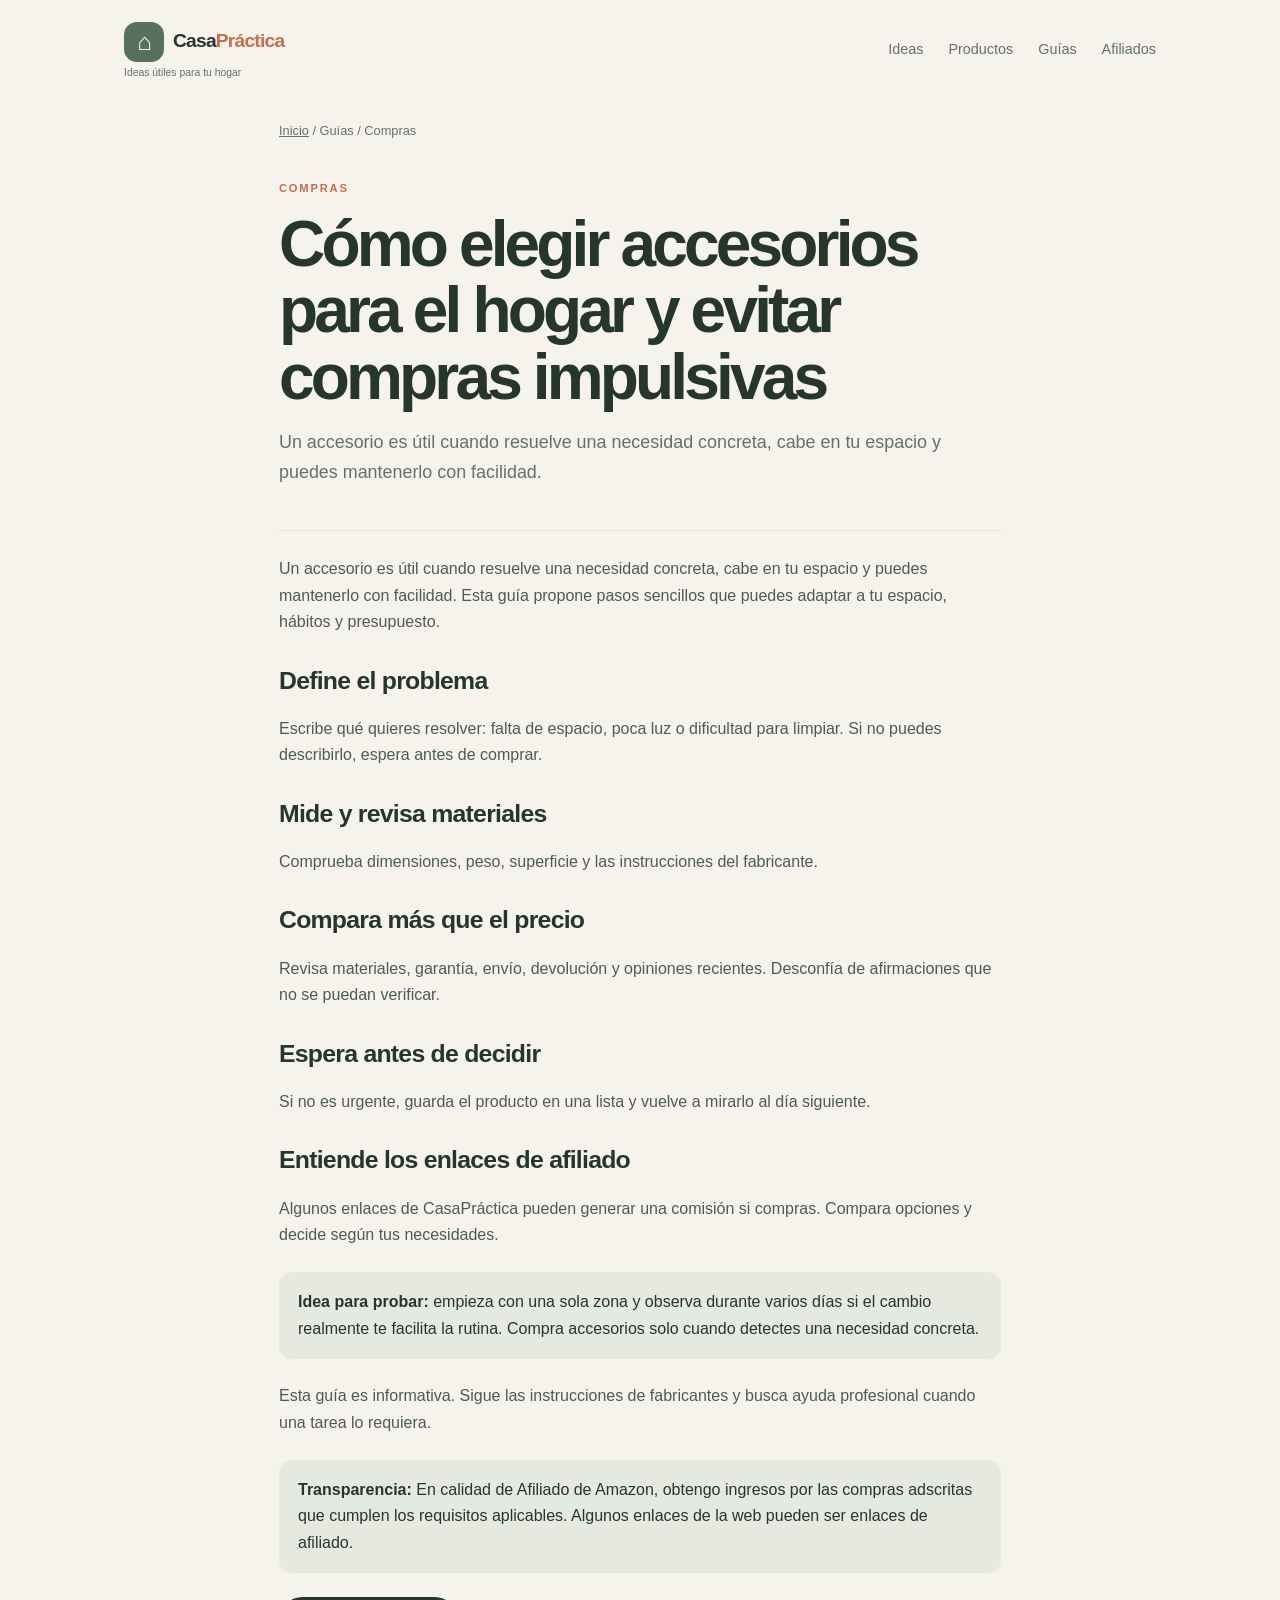
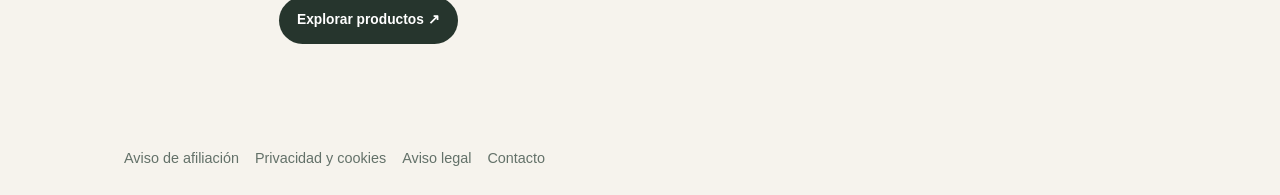
<file: articulos/compras-conscientes.html>
<!doctype html><html lang="es"><head><meta charset="utf-8"><meta name="viewport" content="width=device-width,initial-scale=1"><meta name="description" content="Un accesorio es útil cuando resuelve una necesidad concreta, cabe en tu espacio y puedes mantenerlo con facilidad."><title>Cómo elegir accesorios para el hogar y evitar compras impulsivas | CasaPráctica</title><link rel="stylesheet" href="../styles.css"></head><body><header class="site-header"><a class="brand" href="../index.html"><span class="brand-mark">⌂</span><span>Casa<span class="brand-accent">Práctica</span><small>Ideas útiles para tu hogar</small></span></a><button class="menu-toggle" aria-expanded="false" aria-controls="main-nav">Menú</button><nav id="main-nav" class="main-nav"><a href="../index.html#ideas">Ideas</a><a href="../index.html#seleccion">Productos</a><a href="../index.html#guias">Guías</a><a href="../afiliados.html">Afiliados</a></nav></header><main class="article-page"><p class="breadcrumbs"><a href="../index.html">Inicio</a> / Guías / Compras</p><header class="article-header"><p class="eyebrow">COMPRAS</p><h1>Cómo elegir accesorios para el hogar y evitar compras impulsivas</h1><p class="lead">Un accesorio es útil cuando resuelve una necesidad concreta, cabe en tu espacio y puedes mantenerlo con facilidad.</p></header><article class="article-body"><p>Un accesorio es útil cuando resuelve una necesidad concreta, cabe en tu espacio y puedes mantenerlo con facilidad. Esta guía propone pasos sencillos que puedes adaptar a tu espacio, hábitos y presupuesto.</p><h2>Define el problema</h2><p>Escribe qué quieres resolver: falta de espacio, poca luz o dificultad para limpiar. Si no puedes describirlo, espera antes de comprar.</p><h2>Mide y revisa materiales</h2><p>Comprueba dimensiones, peso, superficie y las instrucciones del fabricante.</p><h2>Compara más que el precio</h2><p>Revisa materiales, garantía, envío, devolución y opiniones recientes. Desconfía de afirmaciones que no se puedan verificar.</p><h2>Espera antes de decidir</h2><p>Si no es urgente, guarda el producto en una lista y vuelve a mirarlo al día siguiente.</p><h2>Entiende los enlaces de afiliado</h2><p>Algunos enlaces de CasaPráctica pueden generar una comisión si compras. Compara opciones y decide según tus necesidades.</p><div class="callout"><strong>Idea para probar:</strong> empieza con una sola zona y observa durante varios días si el cambio realmente te facilita la rutina. Compra accesorios solo cuando detectes una necesidad concreta.</div><p>Esta guía es informativa. Sigue las instrucciones de fabricantes y busca ayuda profesional cuando una tarea lo requiera.</p><div class="callout"><strong>Transparencia:</strong> En calidad de Afiliado de Amazon, obtengo ingresos por las compras adscritas que cumplen los requisitos aplicables. Algunos enlaces de la web pueden ser enlaces de afiliado.</div><a class="button button-dark" href="../index.html#seleccion">Explorar productos ↗</a></article></main><footer class="site-footer"><div class="footer-links"><a href="../afiliados.html">Aviso de afiliación</a><a href="../privacidad.html">Privacidad y cookies</a><a href="../aviso-legal.html">Aviso legal</a><a href="../contacto.html">Contacto</a></div></footer><script src="../app.js"></script></body></html>
</file>
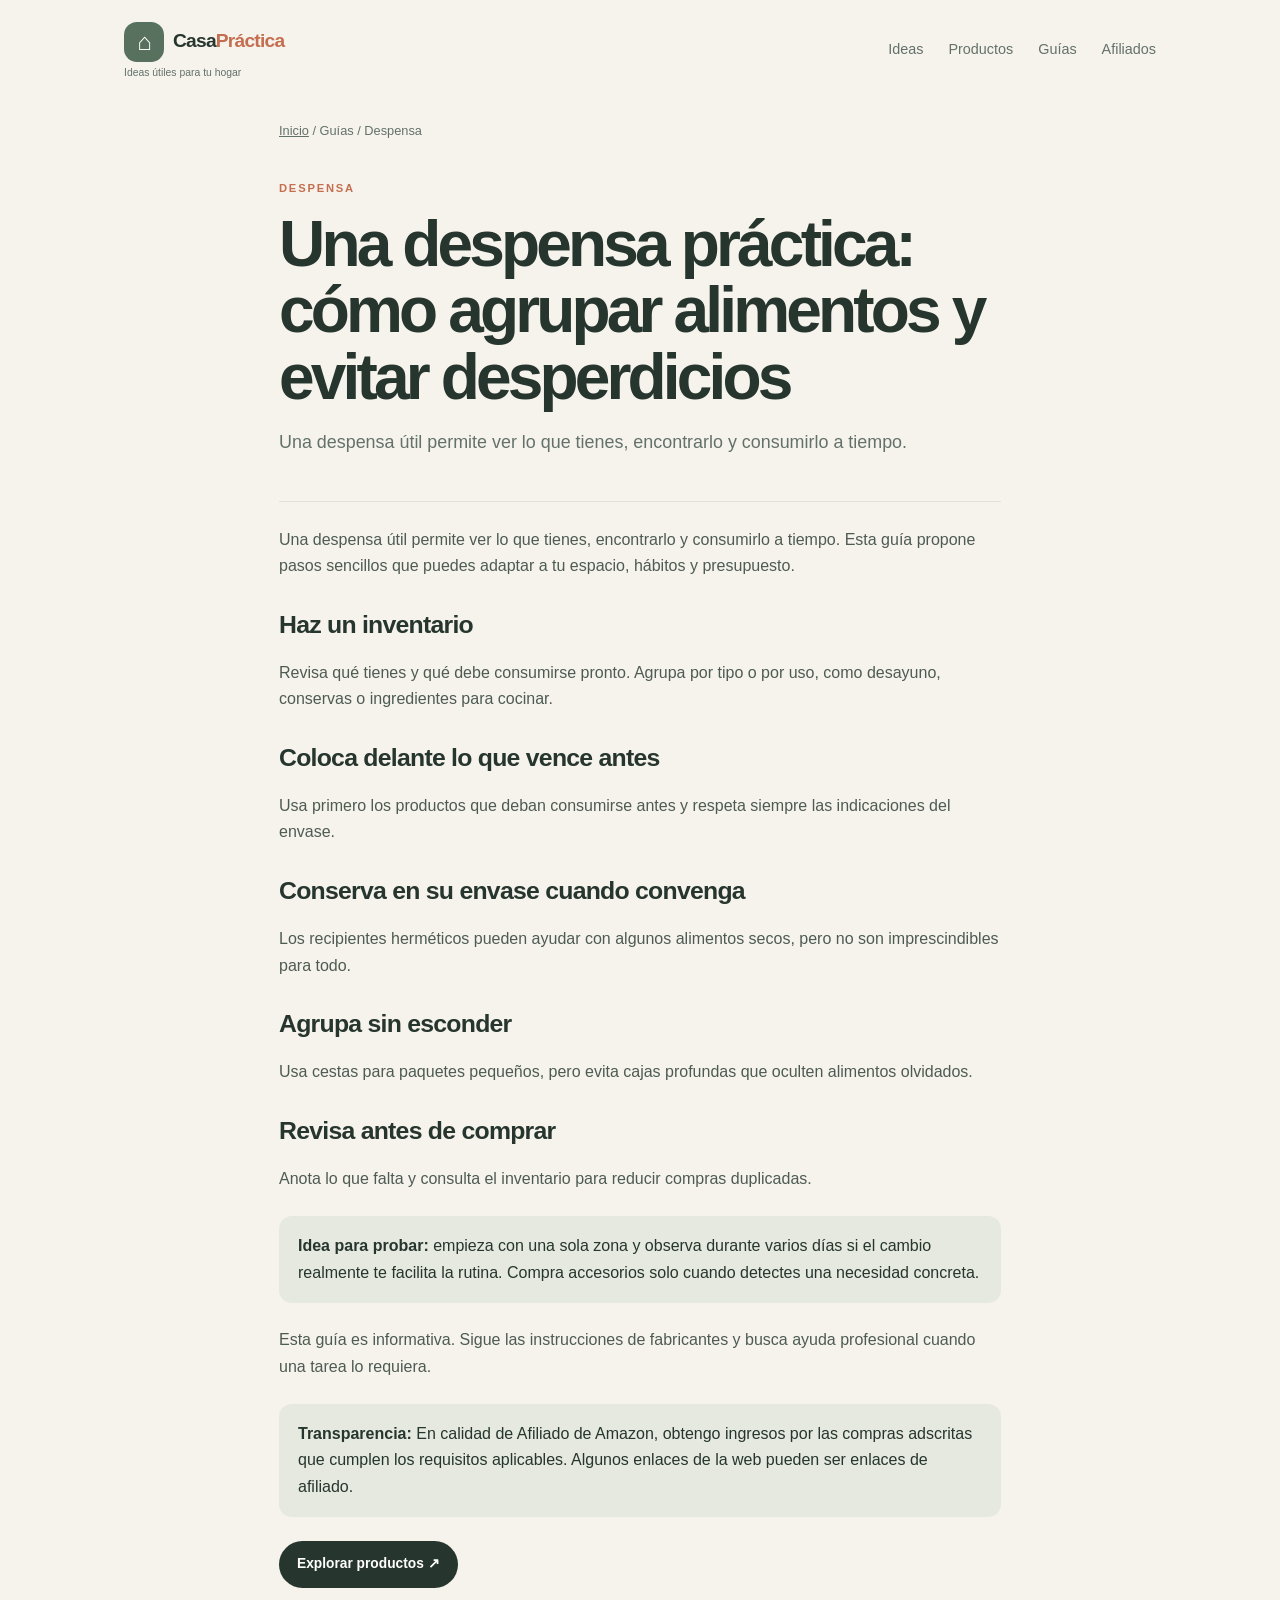
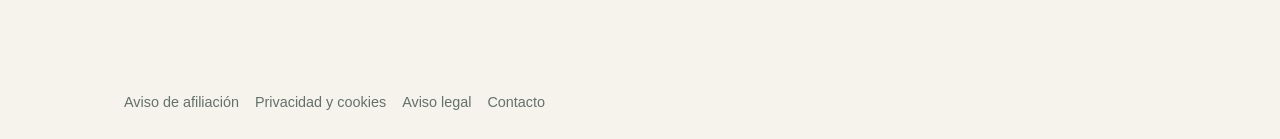
<file: articulos/despensa-practica.html>
<!doctype html><html lang="es"><head><meta charset="utf-8"><meta name="viewport" content="width=device-width,initial-scale=1"><meta name="description" content="Una despensa útil permite ver lo que tienes, encontrarlo y consumirlo a tiempo."><title>Una despensa práctica: cómo agrupar alimentos y evitar desperdicios | CasaPráctica</title><link rel="stylesheet" href="../styles.css"></head><body><header class="site-header"><a class="brand" href="../index.html"><span class="brand-mark">⌂</span><span>Casa<span class="brand-accent">Práctica</span><small>Ideas útiles para tu hogar</small></span></a><button class="menu-toggle" aria-expanded="false" aria-controls="main-nav">Menú</button><nav id="main-nav" class="main-nav"><a href="../index.html#ideas">Ideas</a><a href="../index.html#seleccion">Productos</a><a href="../index.html#guias">Guías</a><a href="../afiliados.html">Afiliados</a></nav></header><main class="article-page"><p class="breadcrumbs"><a href="../index.html">Inicio</a> / Guías / Despensa</p><header class="article-header"><p class="eyebrow">DESPENSA</p><h1>Una despensa práctica: cómo agrupar alimentos y evitar desperdicios</h1><p class="lead">Una despensa útil permite ver lo que tienes, encontrarlo y consumirlo a tiempo.</p></header><article class="article-body"><p>Una despensa útil permite ver lo que tienes, encontrarlo y consumirlo a tiempo. Esta guía propone pasos sencillos que puedes adaptar a tu espacio, hábitos y presupuesto.</p><h2>Haz un inventario</h2><p>Revisa qué tienes y qué debe consumirse pronto. Agrupa por tipo o por uso, como desayuno, conservas o ingredientes para cocinar.</p><h2>Coloca delante lo que vence antes</h2><p>Usa primero los productos que deban consumirse antes y respeta siempre las indicaciones del envase.</p><h2>Conserva en su envase cuando convenga</h2><p>Los recipientes herméticos pueden ayudar con algunos alimentos secos, pero no son imprescindibles para todo.</p><h2>Agrupa sin esconder</h2><p>Usa cestas para paquetes pequeños, pero evita cajas profundas que oculten alimentos olvidados.</p><h2>Revisa antes de comprar</h2><p>Anota lo que falta y consulta el inventario para reducir compras duplicadas.</p><div class="callout"><strong>Idea para probar:</strong> empieza con una sola zona y observa durante varios días si el cambio realmente te facilita la rutina. Compra accesorios solo cuando detectes una necesidad concreta.</div><p>Esta guía es informativa. Sigue las instrucciones de fabricantes y busca ayuda profesional cuando una tarea lo requiera.</p><div class="callout"><strong>Transparencia:</strong> En calidad de Afiliado de Amazon, obtengo ingresos por las compras adscritas que cumplen los requisitos aplicables. Algunos enlaces de la web pueden ser enlaces de afiliado.</div><a class="button button-dark" href="../index.html#seleccion">Explorar productos ↗</a></article></main><footer class="site-footer"><div class="footer-links"><a href="../afiliados.html">Aviso de afiliación</a><a href="../privacidad.html">Privacidad y cookies</a><a href="../aviso-legal.html">Aviso legal</a><a href="../contacto.html">Contacto</a></div></footer><script src="../app.js"></script></body></html>
</file>
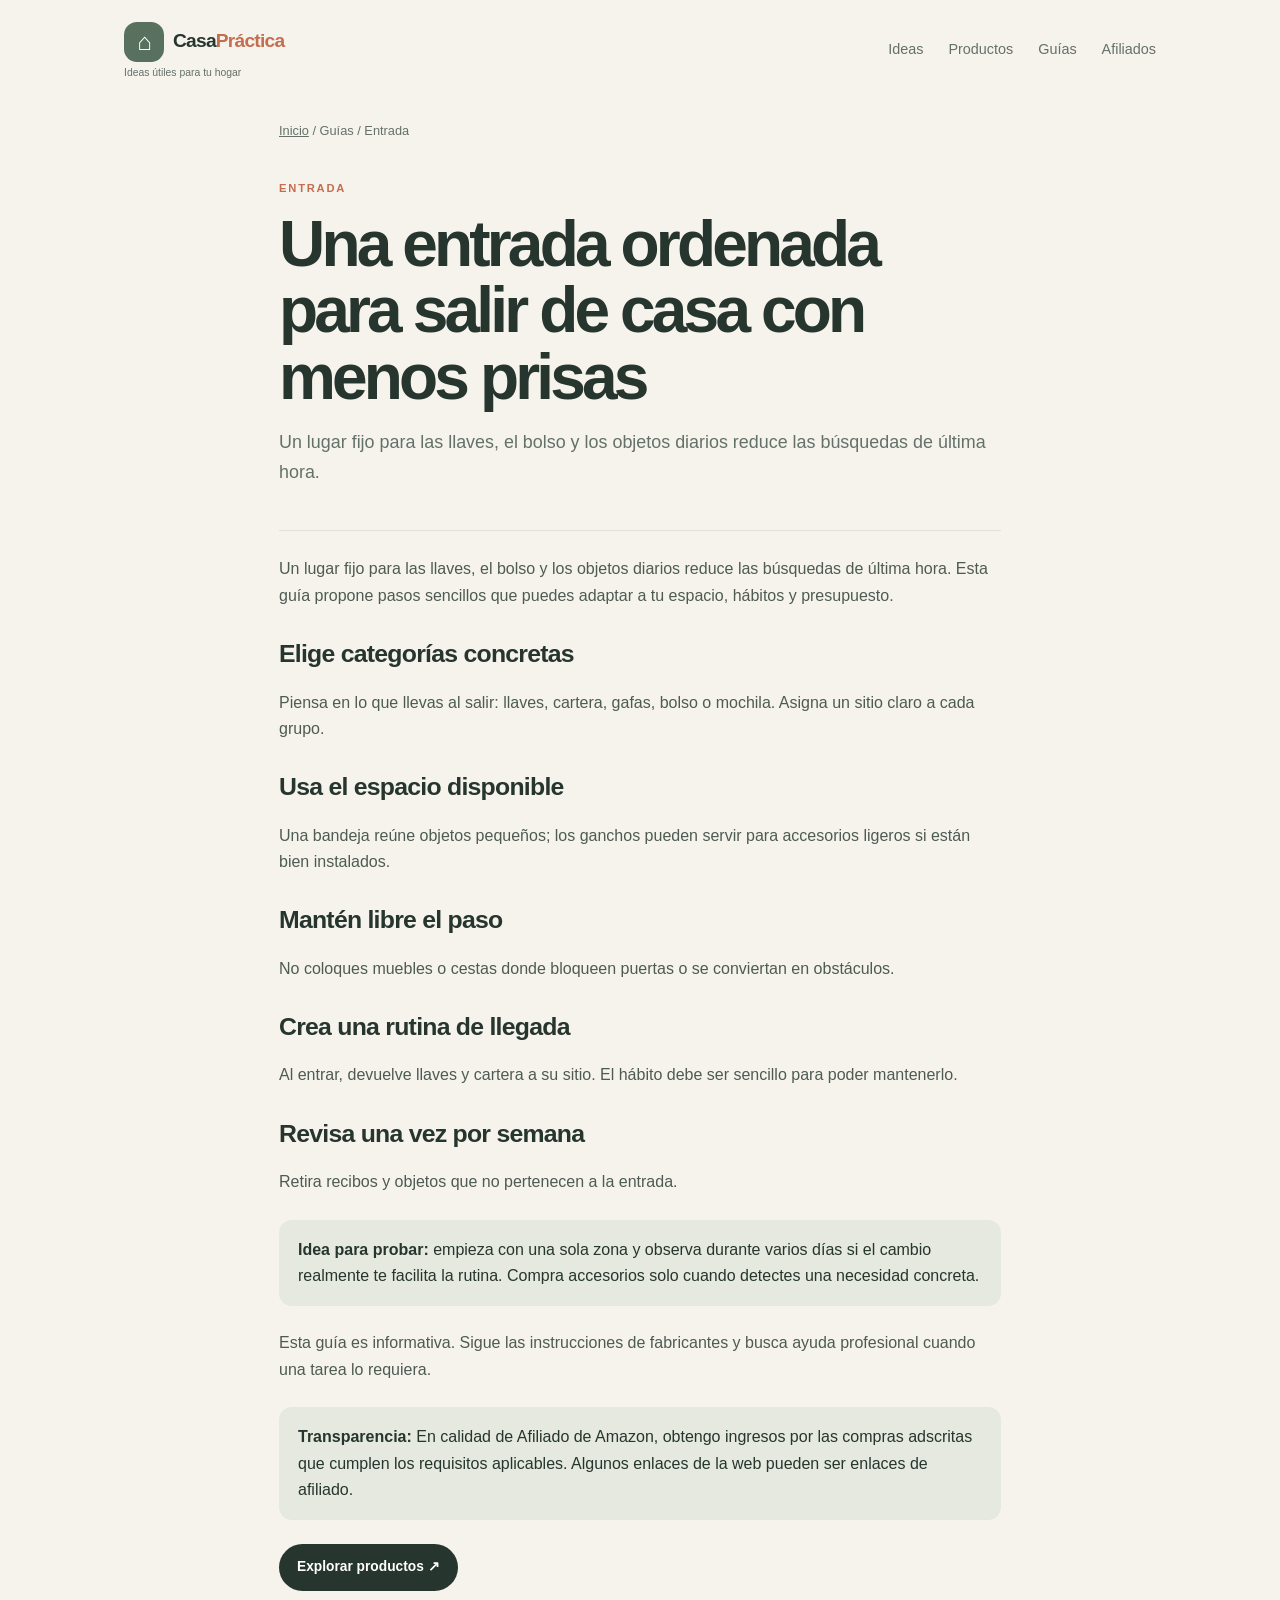
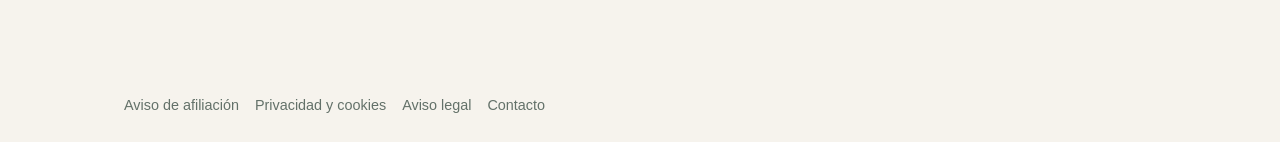
<file: articulos/entrada-ordenada.html>
<!doctype html><html lang="es"><head><meta charset="utf-8"><meta name="viewport" content="width=device-width,initial-scale=1"><meta name="description" content="Un lugar fijo para las llaves, el bolso y los objetos diarios reduce las búsquedas de última hora."><title>Una entrada ordenada para salir de casa con menos prisas | CasaPráctica</title><link rel="stylesheet" href="../styles.css"></head><body><header class="site-header"><a class="brand" href="../index.html"><span class="brand-mark">⌂</span><span>Casa<span class="brand-accent">Práctica</span><small>Ideas útiles para tu hogar</small></span></a><button class="menu-toggle" aria-expanded="false" aria-controls="main-nav">Menú</button><nav id="main-nav" class="main-nav"><a href="../index.html#ideas">Ideas</a><a href="../index.html#seleccion">Productos</a><a href="../index.html#guias">Guías</a><a href="../afiliados.html">Afiliados</a></nav></header><main class="article-page"><p class="breadcrumbs"><a href="../index.html">Inicio</a> / Guías / Entrada</p><header class="article-header"><p class="eyebrow">ENTRADA</p><h1>Una entrada ordenada para salir de casa con menos prisas</h1><p class="lead">Un lugar fijo para las llaves, el bolso y los objetos diarios reduce las búsquedas de última hora.</p></header><article class="article-body"><p>Un lugar fijo para las llaves, el bolso y los objetos diarios reduce las búsquedas de última hora. Esta guía propone pasos sencillos que puedes adaptar a tu espacio, hábitos y presupuesto.</p><h2>Elige categorías concretas</h2><p>Piensa en lo que llevas al salir: llaves, cartera, gafas, bolso o mochila. Asigna un sitio claro a cada grupo.</p><h2>Usa el espacio disponible</h2><p>Una bandeja reúne objetos pequeños; los ganchos pueden servir para accesorios ligeros si están bien instalados.</p><h2>Mantén libre el paso</h2><p>No coloques muebles o cestas donde bloqueen puertas o se conviertan en obstáculos.</p><h2>Crea una rutina de llegada</h2><p>Al entrar, devuelve llaves y cartera a su sitio. El hábito debe ser sencillo para poder mantenerlo.</p><h2>Revisa una vez por semana</h2><p>Retira recibos y objetos que no pertenecen a la entrada.</p><div class="callout"><strong>Idea para probar:</strong> empieza con una sola zona y observa durante varios días si el cambio realmente te facilita la rutina. Compra accesorios solo cuando detectes una necesidad concreta.</div><p>Esta guía es informativa. Sigue las instrucciones de fabricantes y busca ayuda profesional cuando una tarea lo requiera.</p><div class="callout"><strong>Transparencia:</strong> En calidad de Afiliado de Amazon, obtengo ingresos por las compras adscritas que cumplen los requisitos aplicables. Algunos enlaces de la web pueden ser enlaces de afiliado.</div><a class="button button-dark" href="../index.html#seleccion">Explorar productos ↗</a></article></main><footer class="site-footer"><div class="footer-links"><a href="../afiliados.html">Aviso de afiliación</a><a href="../privacidad.html">Privacidad y cookies</a><a href="../aviso-legal.html">Aviso legal</a><a href="../contacto.html">Contacto</a></div></footer><script src="../app.js"></script></body></html>
</file>
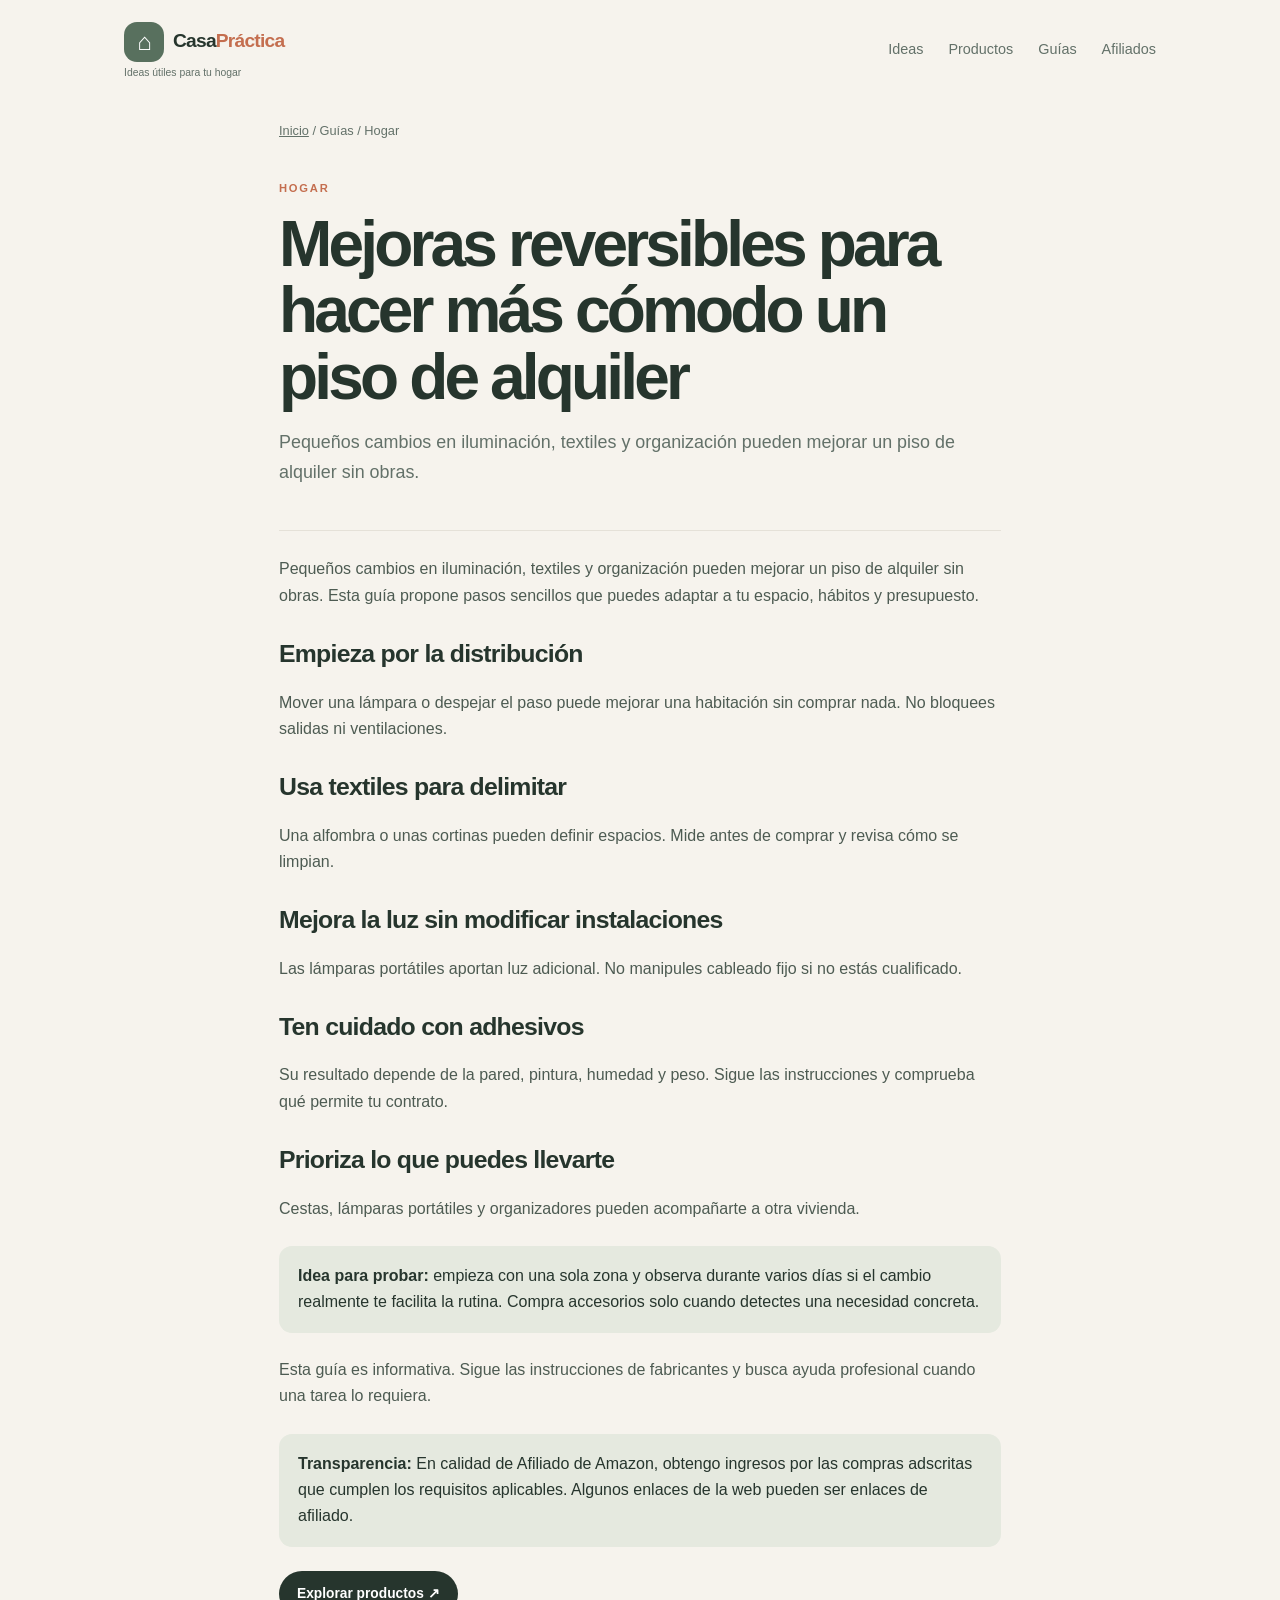
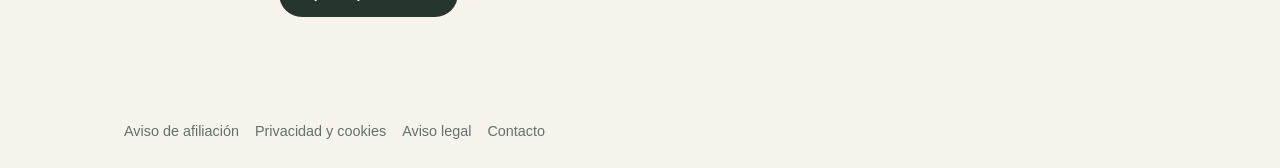
<file: articulos/hogar-alquiler.html>
<!doctype html><html lang="es"><head><meta charset="utf-8"><meta name="viewport" content="width=device-width,initial-scale=1"><meta name="description" content="Pequeños cambios en iluminación, textiles y organización pueden mejorar un piso de alquiler sin obras."><title>Mejoras reversibles para hacer más cómodo un piso de alquiler | CasaPráctica</title><link rel="stylesheet" href="../styles.css"></head><body><header class="site-header"><a class="brand" href="../index.html"><span class="brand-mark">⌂</span><span>Casa<span class="brand-accent">Práctica</span><small>Ideas útiles para tu hogar</small></span></a><button class="menu-toggle" aria-expanded="false" aria-controls="main-nav">Menú</button><nav id="main-nav" class="main-nav"><a href="../index.html#ideas">Ideas</a><a href="../index.html#seleccion">Productos</a><a href="../index.html#guias">Guías</a><a href="../afiliados.html">Afiliados</a></nav></header><main class="article-page"><p class="breadcrumbs"><a href="../index.html">Inicio</a> / Guías / Hogar</p><header class="article-header"><p class="eyebrow">HOGAR</p><h1>Mejoras reversibles para hacer más cómodo un piso de alquiler</h1><p class="lead">Pequeños cambios en iluminación, textiles y organización pueden mejorar un piso de alquiler sin obras.</p></header><article class="article-body"><p>Pequeños cambios en iluminación, textiles y organización pueden mejorar un piso de alquiler sin obras. Esta guía propone pasos sencillos que puedes adaptar a tu espacio, hábitos y presupuesto.</p><h2>Empieza por la distribución</h2><p>Mover una lámpara o despejar el paso puede mejorar una habitación sin comprar nada. No bloquees salidas ni ventilaciones.</p><h2>Usa textiles para delimitar</h2><p>Una alfombra o unas cortinas pueden definir espacios. Mide antes de comprar y revisa cómo se limpian.</p><h2>Mejora la luz sin modificar instalaciones</h2><p>Las lámparas portátiles aportan luz adicional. No manipules cableado fijo si no estás cualificado.</p><h2>Ten cuidado con adhesivos</h2><p>Su resultado depende de la pared, pintura, humedad y peso. Sigue las instrucciones y comprueba qué permite tu contrato.</p><h2>Prioriza lo que puedes llevarte</h2><p>Cestas, lámparas portátiles y organizadores pueden acompañarte a otra vivienda.</p><div class="callout"><strong>Idea para probar:</strong> empieza con una sola zona y observa durante varios días si el cambio realmente te facilita la rutina. Compra accesorios solo cuando detectes una necesidad concreta.</div><p>Esta guía es informativa. Sigue las instrucciones de fabricantes y busca ayuda profesional cuando una tarea lo requiera.</p><div class="callout"><strong>Transparencia:</strong> En calidad de Afiliado de Amazon, obtengo ingresos por las compras adscritas que cumplen los requisitos aplicables. Algunos enlaces de la web pueden ser enlaces de afiliado.</div><a class="button button-dark" href="../index.html#seleccion">Explorar productos ↗</a></article></main><footer class="site-footer"><div class="footer-links"><a href="../afiliados.html">Aviso de afiliación</a><a href="../privacidad.html">Privacidad y cookies</a><a href="../aviso-legal.html">Aviso legal</a><a href="../contacto.html">Contacto</a></div></footer><script src="../app.js"></script></body></html>
</file>
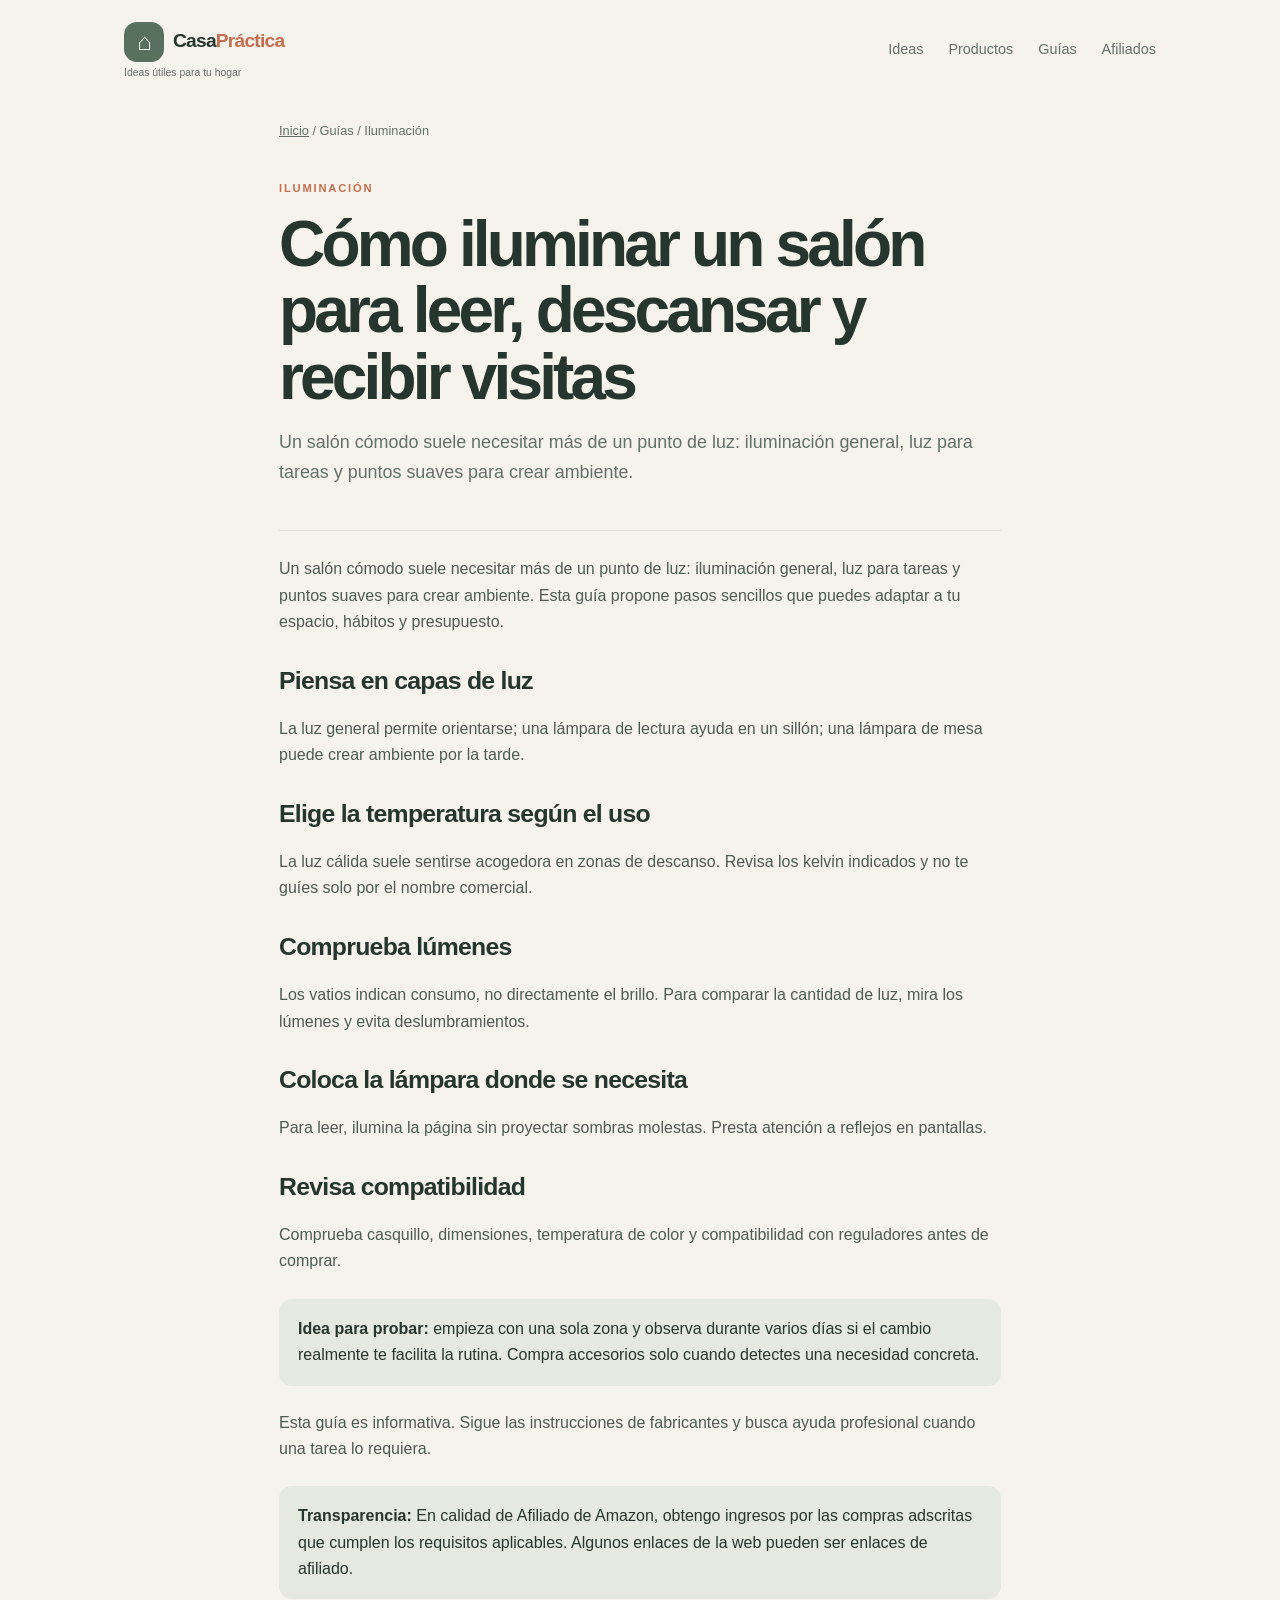
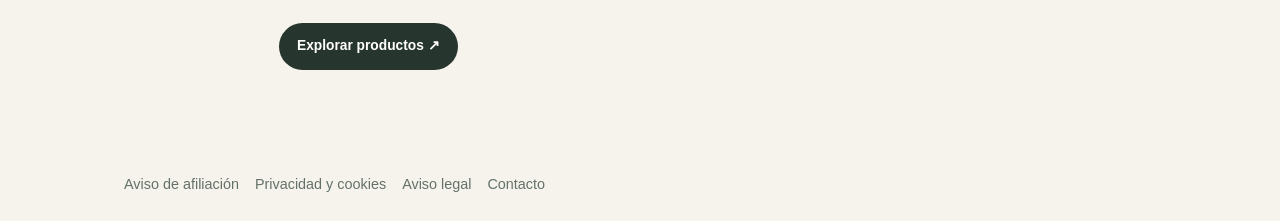
<file: articulos/iluminar-salon.html>
<!doctype html><html lang="es"><head><meta charset="utf-8"><meta name="viewport" content="width=device-width,initial-scale=1"><meta name="description" content="Un salón cómodo suele necesitar más de un punto de luz: iluminación general, luz para tareas y puntos suaves para crear ambiente."><title>Cómo iluminar un salón para leer, descansar y recibir visitas | CasaPráctica</title><link rel="stylesheet" href="../styles.css"></head><body><header class="site-header"><a class="brand" href="../index.html"><span class="brand-mark">⌂</span><span>Casa<span class="brand-accent">Práctica</span><small>Ideas útiles para tu hogar</small></span></a><button class="menu-toggle" aria-expanded="false" aria-controls="main-nav">Menú</button><nav id="main-nav" class="main-nav"><a href="../index.html#ideas">Ideas</a><a href="../index.html#seleccion">Productos</a><a href="../index.html#guias">Guías</a><a href="../afiliados.html">Afiliados</a></nav></header><main class="article-page"><p class="breadcrumbs"><a href="../index.html">Inicio</a> / Guías / Iluminación</p><header class="article-header"><p class="eyebrow">ILUMINACIÓN</p><h1>Cómo iluminar un salón para leer, descansar y recibir visitas</h1><p class="lead">Un salón cómodo suele necesitar más de un punto de luz: iluminación general, luz para tareas y puntos suaves para crear ambiente.</p></header><article class="article-body"><p>Un salón cómodo suele necesitar más de un punto de luz: iluminación general, luz para tareas y puntos suaves para crear ambiente. Esta guía propone pasos sencillos que puedes adaptar a tu espacio, hábitos y presupuesto.</p><h2>Piensa en capas de luz</h2><p>La luz general permite orientarse; una lámpara de lectura ayuda en un sillón; una lámpara de mesa puede crear ambiente por la tarde.</p><h2>Elige la temperatura según el uso</h2><p>La luz cálida suele sentirse acogedora en zonas de descanso. Revisa los kelvin indicados y no te guíes solo por el nombre comercial.</p><h2>Comprueba lúmenes</h2><p>Los vatios indican consumo, no directamente el brillo. Para comparar la cantidad de luz, mira los lúmenes y evita deslumbramientos.</p><h2>Coloca la lámpara donde se necesita</h2><p>Para leer, ilumina la página sin proyectar sombras molestas. Presta atención a reflejos en pantallas.</p><h2>Revisa compatibilidad</h2><p>Comprueba casquillo, dimensiones, temperatura de color y compatibilidad con reguladores antes de comprar.</p><div class="callout"><strong>Idea para probar:</strong> empieza con una sola zona y observa durante varios días si el cambio realmente te facilita la rutina. Compra accesorios solo cuando detectes una necesidad concreta.</div><p>Esta guía es informativa. Sigue las instrucciones de fabricantes y busca ayuda profesional cuando una tarea lo requiera.</p><div class="callout"><strong>Transparencia:</strong> En calidad de Afiliado de Amazon, obtengo ingresos por las compras adscritas que cumplen los requisitos aplicables. Algunos enlaces de la web pueden ser enlaces de afiliado.</div><a class="button button-dark" href="../index.html#seleccion">Explorar productos ↗</a></article></main><footer class="site-footer"><div class="footer-links"><a href="../afiliados.html">Aviso de afiliación</a><a href="../privacidad.html">Privacidad y cookies</a><a href="../aviso-legal.html">Aviso legal</a><a href="../contacto.html">Contacto</a></div></footer><script src="../app.js"></script></body></html>
</file>
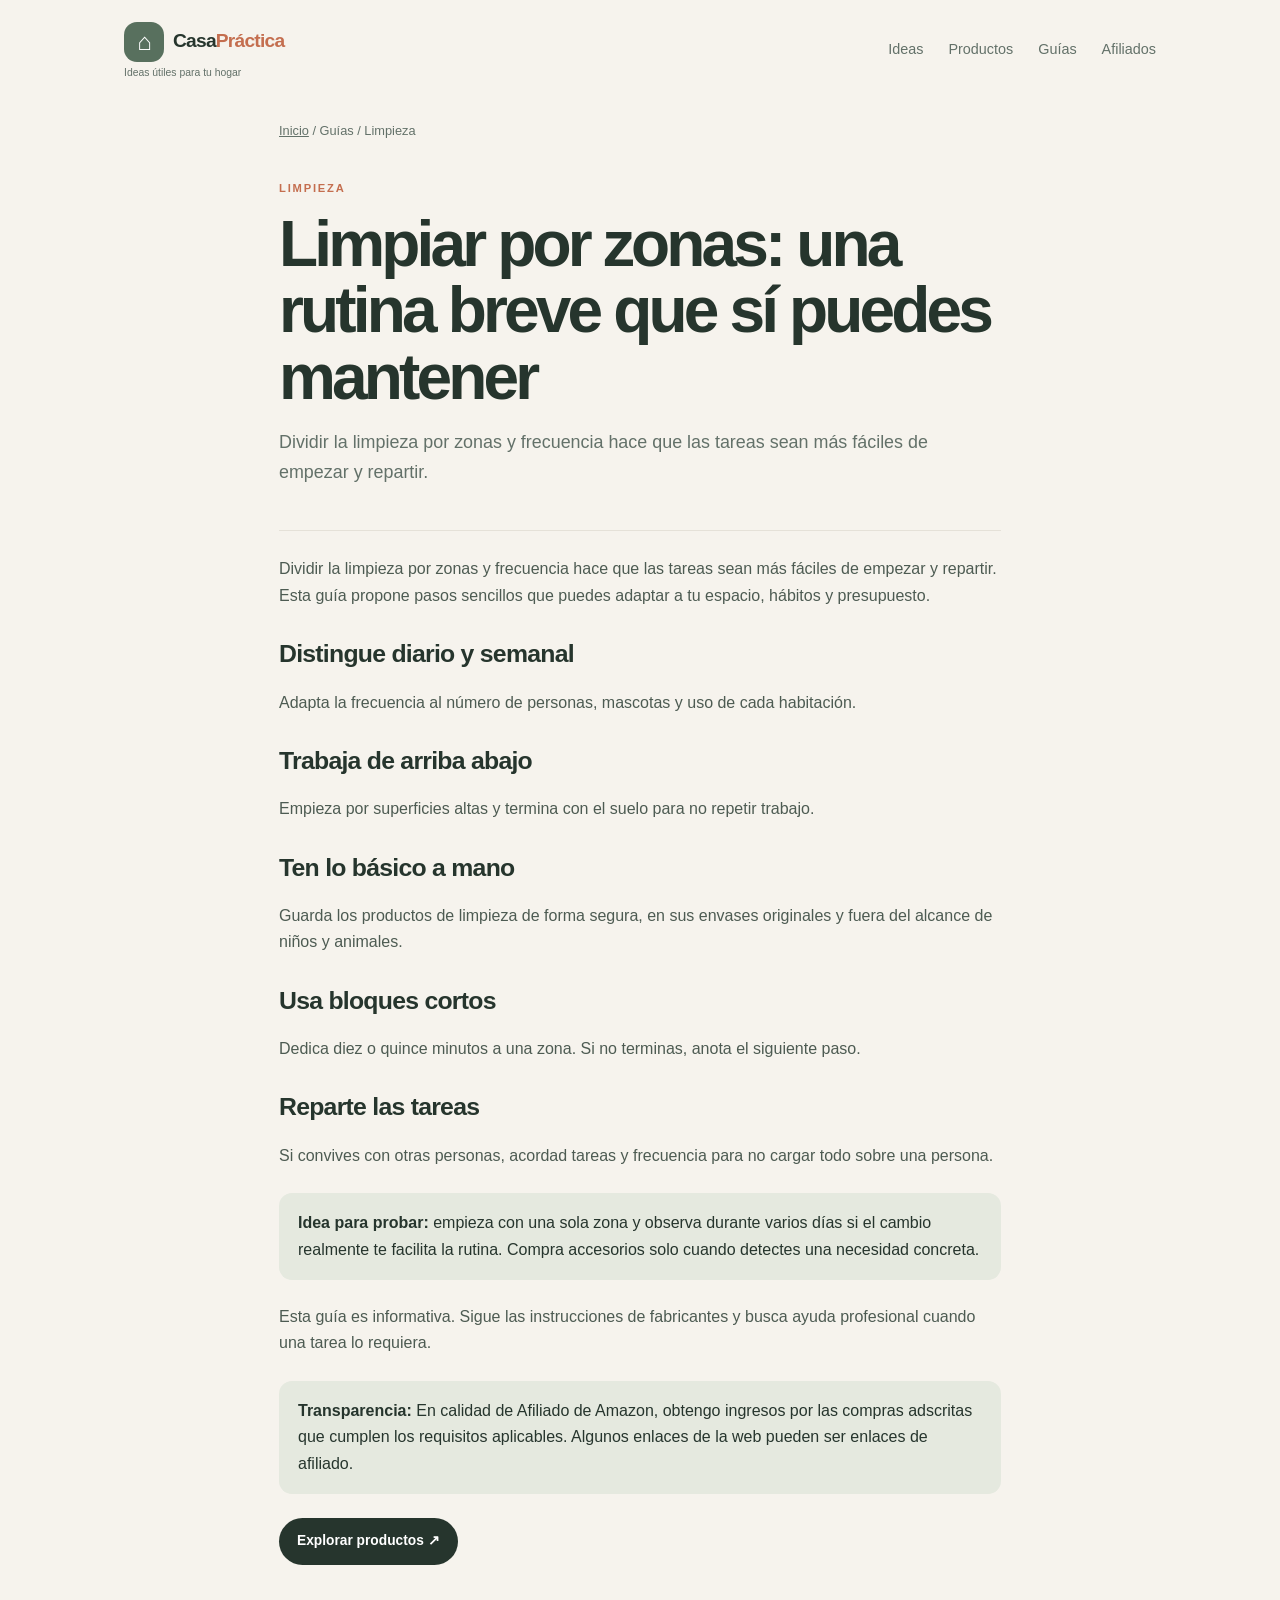
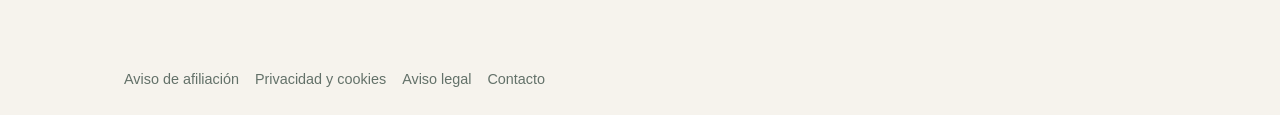
<file: articulos/limpieza-por-zonas.html>
<!doctype html><html lang="es"><head><meta charset="utf-8"><meta name="viewport" content="width=device-width,initial-scale=1"><meta name="description" content="Dividir la limpieza por zonas y frecuencia hace que las tareas sean más fáciles de empezar y repartir."><title>Limpiar por zonas: una rutina breve que sí puedes mantener | CasaPráctica</title><link rel="stylesheet" href="../styles.css"></head><body><header class="site-header"><a class="brand" href="../index.html"><span class="brand-mark">⌂</span><span>Casa<span class="brand-accent">Práctica</span><small>Ideas útiles para tu hogar</small></span></a><button class="menu-toggle" aria-expanded="false" aria-controls="main-nav">Menú</button><nav id="main-nav" class="main-nav"><a href="../index.html#ideas">Ideas</a><a href="../index.html#seleccion">Productos</a><a href="../index.html#guias">Guías</a><a href="../afiliados.html">Afiliados</a></nav></header><main class="article-page"><p class="breadcrumbs"><a href="../index.html">Inicio</a> / Guías / Limpieza</p><header class="article-header"><p class="eyebrow">LIMPIEZA</p><h1>Limpiar por zonas: una rutina breve que sí puedes mantener</h1><p class="lead">Dividir la limpieza por zonas y frecuencia hace que las tareas sean más fáciles de empezar y repartir.</p></header><article class="article-body"><p>Dividir la limpieza por zonas y frecuencia hace que las tareas sean más fáciles de empezar y repartir. Esta guía propone pasos sencillos que puedes adaptar a tu espacio, hábitos y presupuesto.</p><h2>Distingue diario y semanal</h2><p>Adapta la frecuencia al número de personas, mascotas y uso de cada habitación.</p><h2>Trabaja de arriba abajo</h2><p>Empieza por superficies altas y termina con el suelo para no repetir trabajo.</p><h2>Ten lo básico a mano</h2><p>Guarda los productos de limpieza de forma segura, en sus envases originales y fuera del alcance de niños y animales.</p><h2>Usa bloques cortos</h2><p>Dedica diez o quince minutos a una zona. Si no terminas, anota el siguiente paso.</p><h2>Reparte las tareas</h2><p>Si convives con otras personas, acordad tareas y frecuencia para no cargar todo sobre una persona.</p><div class="callout"><strong>Idea para probar:</strong> empieza con una sola zona y observa durante varios días si el cambio realmente te facilita la rutina. Compra accesorios solo cuando detectes una necesidad concreta.</div><p>Esta guía es informativa. Sigue las instrucciones de fabricantes y busca ayuda profesional cuando una tarea lo requiera.</p><div class="callout"><strong>Transparencia:</strong> En calidad de Afiliado de Amazon, obtengo ingresos por las compras adscritas que cumplen los requisitos aplicables. Algunos enlaces de la web pueden ser enlaces de afiliado.</div><a class="button button-dark" href="../index.html#seleccion">Explorar productos ↗</a></article></main><footer class="site-footer"><div class="footer-links"><a href="../afiliados.html">Aviso de afiliación</a><a href="../privacidad.html">Privacidad y cookies</a><a href="../aviso-legal.html">Aviso legal</a><a href="../contacto.html">Contacto</a></div></footer><script src="../app.js"></script></body></html>
</file>
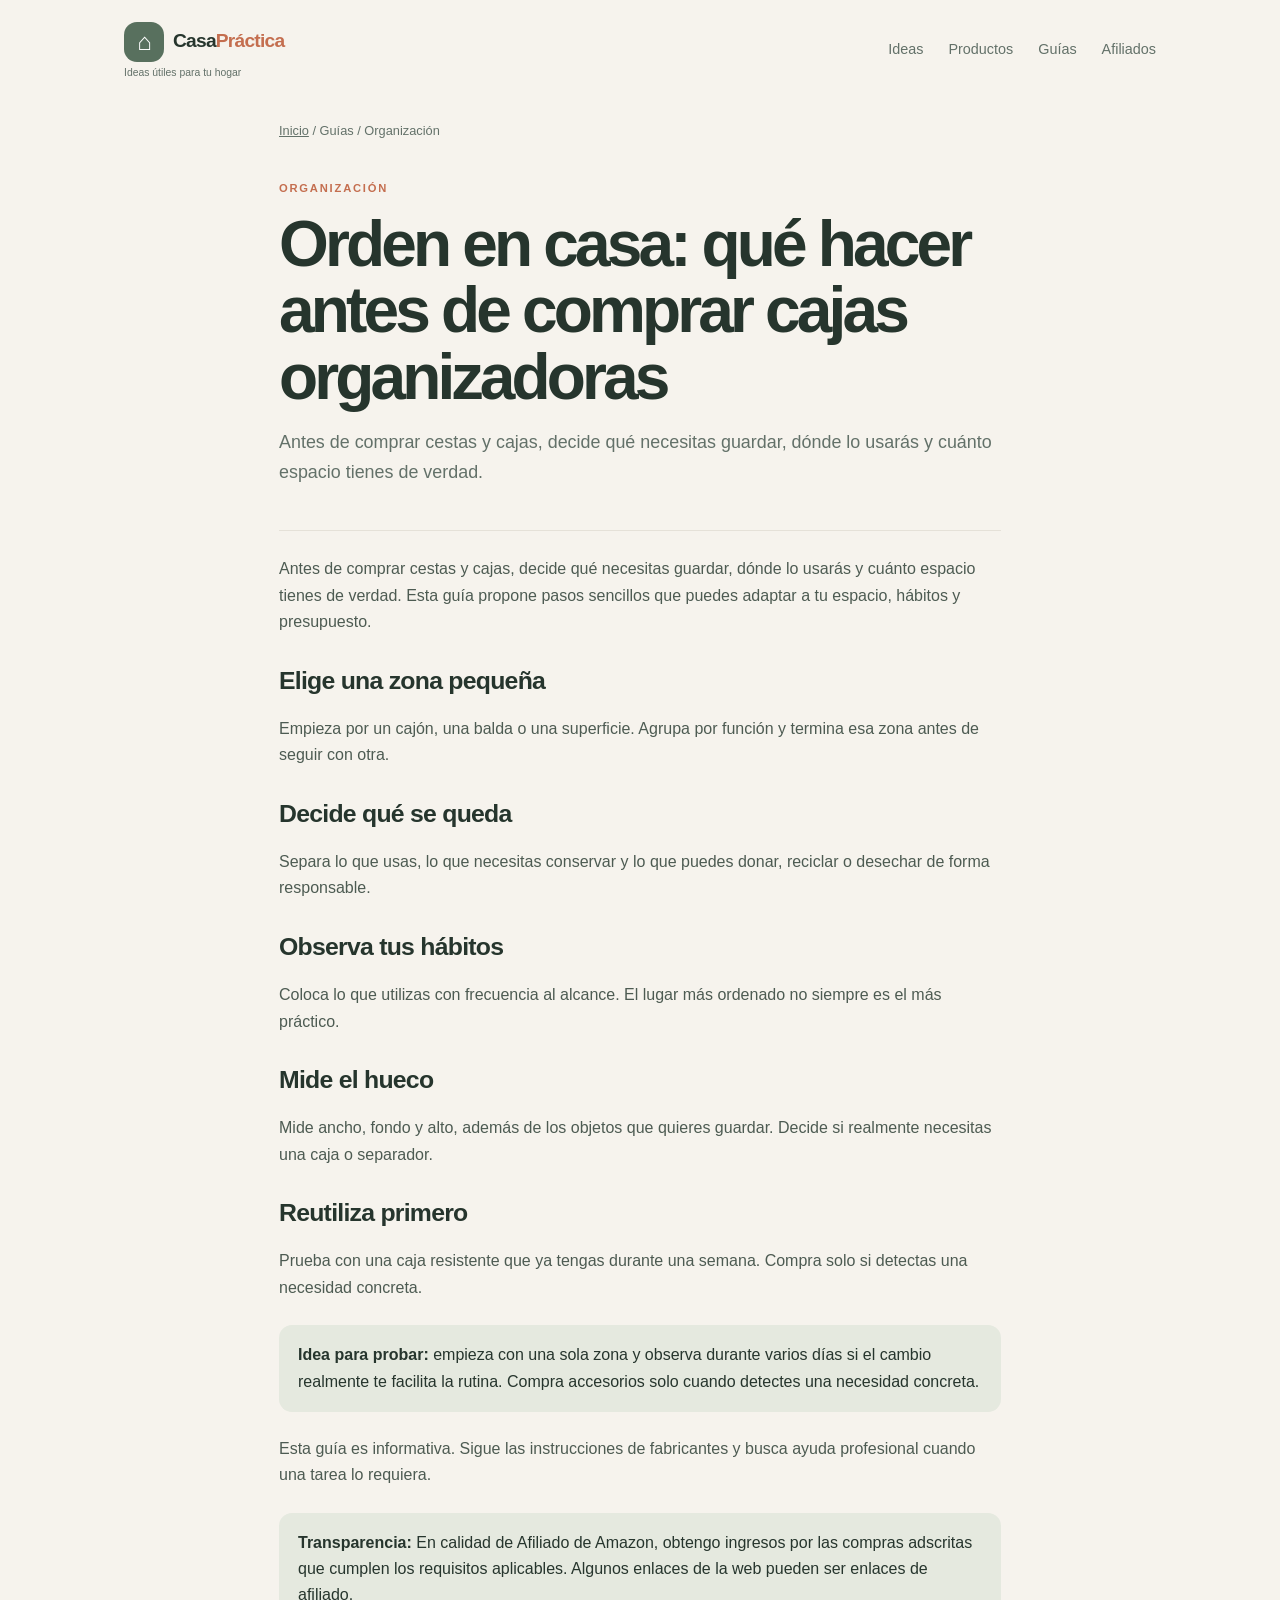
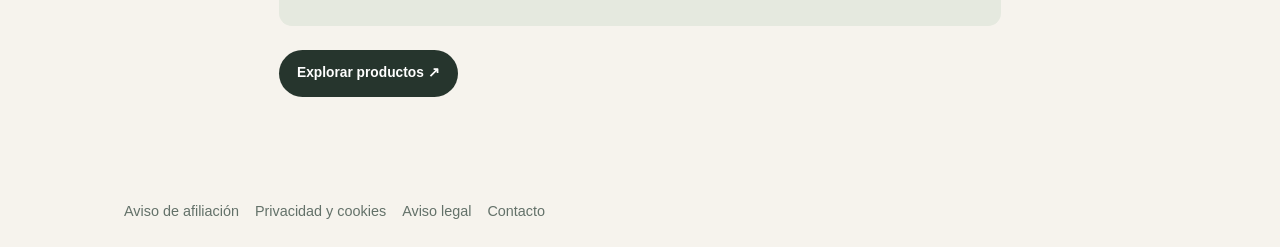
<file: articulos/orden-sin-comprar.html>
<!doctype html><html lang="es"><head><meta charset="utf-8"><meta name="viewport" content="width=device-width,initial-scale=1"><meta name="description" content="Antes de comprar cestas y cajas, decide qué necesitas guardar, dónde lo usarás y cuánto espacio tienes de verdad."><title>Orden en casa: qué hacer antes de comprar cajas organizadoras | CasaPráctica</title><link rel="stylesheet" href="../styles.css"></head><body><header class="site-header"><a class="brand" href="../index.html"><span class="brand-mark">⌂</span><span>Casa<span class="brand-accent">Práctica</span><small>Ideas útiles para tu hogar</small></span></a><button class="menu-toggle" aria-expanded="false" aria-controls="main-nav">Menú</button><nav id="main-nav" class="main-nav"><a href="../index.html#ideas">Ideas</a><a href="../index.html#seleccion">Productos</a><a href="../index.html#guias">Guías</a><a href="../afiliados.html">Afiliados</a></nav></header><main class="article-page"><p class="breadcrumbs"><a href="../index.html">Inicio</a> / Guías / Organización</p><header class="article-header"><p class="eyebrow">ORGANIZACIÓN</p><h1>Orden en casa: qué hacer antes de comprar cajas organizadoras</h1><p class="lead">Antes de comprar cestas y cajas, decide qué necesitas guardar, dónde lo usarás y cuánto espacio tienes de verdad.</p></header><article class="article-body"><p>Antes de comprar cestas y cajas, decide qué necesitas guardar, dónde lo usarás y cuánto espacio tienes de verdad. Esta guía propone pasos sencillos que puedes adaptar a tu espacio, hábitos y presupuesto.</p><h2>Elige una zona pequeña</h2><p>Empieza por un cajón, una balda o una superficie. Agrupa por función y termina esa zona antes de seguir con otra.</p><h2>Decide qué se queda</h2><p>Separa lo que usas, lo que necesitas conservar y lo que puedes donar, reciclar o desechar de forma responsable.</p><h2>Observa tus hábitos</h2><p>Coloca lo que utilizas con frecuencia al alcance. El lugar más ordenado no siempre es el más práctico.</p><h2>Mide el hueco</h2><p>Mide ancho, fondo y alto, además de los objetos que quieres guardar. Decide si realmente necesitas una caja o separador.</p><h2>Reutiliza primero</h2><p>Prueba con una caja resistente que ya tengas durante una semana. Compra solo si detectas una necesidad concreta.</p><div class="callout"><strong>Idea para probar:</strong> empieza con una sola zona y observa durante varios días si el cambio realmente te facilita la rutina. Compra accesorios solo cuando detectes una necesidad concreta.</div><p>Esta guía es informativa. Sigue las instrucciones de fabricantes y busca ayuda profesional cuando una tarea lo requiera.</p><div class="callout"><strong>Transparencia:</strong> En calidad de Afiliado de Amazon, obtengo ingresos por las compras adscritas que cumplen los requisitos aplicables. Algunos enlaces de la web pueden ser enlaces de afiliado.</div><a class="button button-dark" href="../index.html#seleccion">Explorar productos ↗</a></article></main><footer class="site-footer"><div class="footer-links"><a href="../afiliados.html">Aviso de afiliación</a><a href="../privacidad.html">Privacidad y cookies</a><a href="../aviso-legal.html">Aviso legal</a><a href="../contacto.html">Contacto</a></div></footer><script src="../app.js"></script></body></html>
</file>
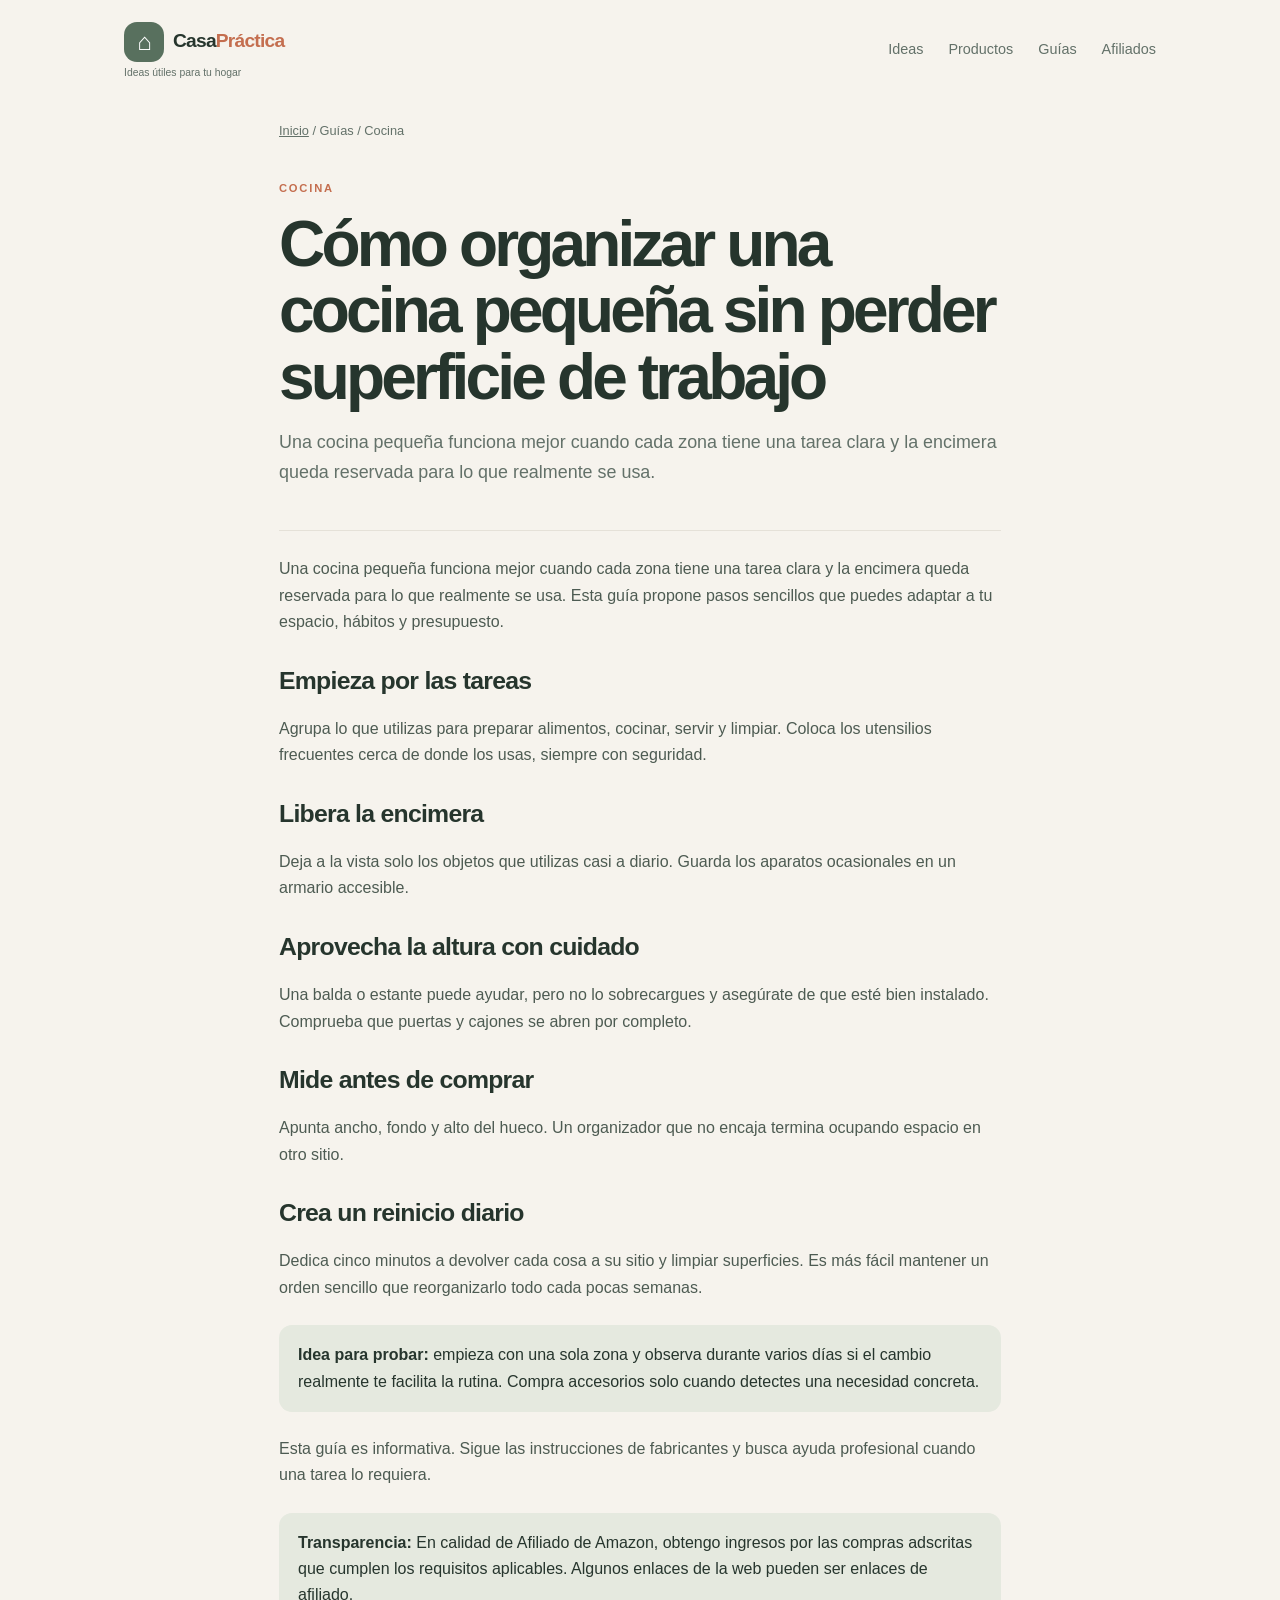
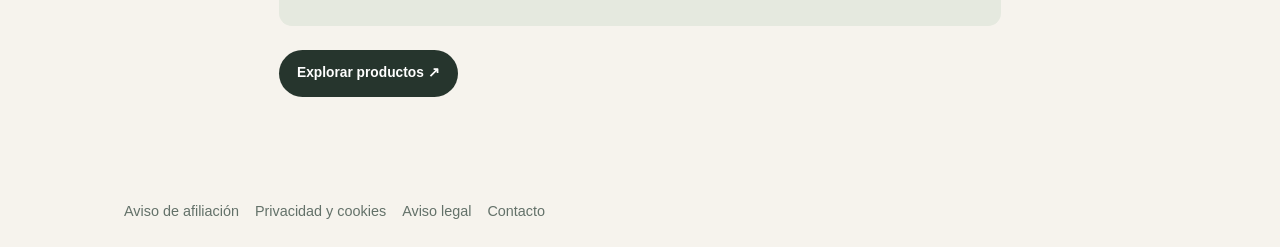
<file: articulos/organizar-cocina-pequena.html>
<!doctype html><html lang="es"><head><meta charset="utf-8"><meta name="viewport" content="width=device-width,initial-scale=1"><meta name="description" content="Una cocina pequeña funciona mejor cuando cada zona tiene una tarea clara y la encimera queda reservada para lo que realmente se usa."><title>Cómo organizar una cocina pequeña sin perder superficie de trabajo | CasaPráctica</title><link rel="stylesheet" href="../styles.css"></head><body><header class="site-header"><a class="brand" href="../index.html"><span class="brand-mark">⌂</span><span>Casa<span class="brand-accent">Práctica</span><small>Ideas útiles para tu hogar</small></span></a><button class="menu-toggle" aria-expanded="false" aria-controls="main-nav">Menú</button><nav id="main-nav" class="main-nav"><a href="../index.html#ideas">Ideas</a><a href="../index.html#seleccion">Productos</a><a href="../index.html#guias">Guías</a><a href="../afiliados.html">Afiliados</a></nav></header><main class="article-page"><p class="breadcrumbs"><a href="../index.html">Inicio</a> / Guías / Cocina</p><header class="article-header"><p class="eyebrow">COCINA</p><h1>Cómo organizar una cocina pequeña sin perder superficie de trabajo</h1><p class="lead">Una cocina pequeña funciona mejor cuando cada zona tiene una tarea clara y la encimera queda reservada para lo que realmente se usa.</p></header><article class="article-body"><p>Una cocina pequeña funciona mejor cuando cada zona tiene una tarea clara y la encimera queda reservada para lo que realmente se usa. Esta guía propone pasos sencillos que puedes adaptar a tu espacio, hábitos y presupuesto.</p><h2>Empieza por las tareas</h2><p>Agrupa lo que utilizas para preparar alimentos, cocinar, servir y limpiar. Coloca los utensilios frecuentes cerca de donde los usas, siempre con seguridad.</p><h2>Libera la encimera</h2><p>Deja a la vista solo los objetos que utilizas casi a diario. Guarda los aparatos ocasionales en un armario accesible.</p><h2>Aprovecha la altura con cuidado</h2><p>Una balda o estante puede ayudar, pero no lo sobrecargues y asegúrate de que esté bien instalado. Comprueba que puertas y cajones se abren por completo.</p><h2>Mide antes de comprar</h2><p>Apunta ancho, fondo y alto del hueco. Un organizador que no encaja termina ocupando espacio en otro sitio.</p><h2>Crea un reinicio diario</h2><p>Dedica cinco minutos a devolver cada cosa a su sitio y limpiar superficies. Es más fácil mantener un orden sencillo que reorganizarlo todo cada pocas semanas.</p><div class="callout"><strong>Idea para probar:</strong> empieza con una sola zona y observa durante varios días si el cambio realmente te facilita la rutina. Compra accesorios solo cuando detectes una necesidad concreta.</div><p>Esta guía es informativa. Sigue las instrucciones de fabricantes y busca ayuda profesional cuando una tarea lo requiera.</p><div class="callout"><strong>Transparencia:</strong> En calidad de Afiliado de Amazon, obtengo ingresos por las compras adscritas que cumplen los requisitos aplicables. Algunos enlaces de la web pueden ser enlaces de afiliado.</div><a class="button button-dark" href="../index.html#seleccion">Explorar productos ↗</a></article></main><footer class="site-footer"><div class="footer-links"><a href="../afiliados.html">Aviso de afiliación</a><a href="../privacidad.html">Privacidad y cookies</a><a href="../aviso-legal.html">Aviso legal</a><a href="../contacto.html">Contacto</a></div></footer><script src="../app.js"></script></body></html>
</file>
<file: styles.css>
:root{--ink:#26352d;--muted:#637169;--paper:#f6f3ed;--sage:#dce6d8;--green:#58705e;--terra:#c46e4f;--line:#e5e1d8}
*{box-sizing:border-box}html{scroll-behavior:smooth}body{margin:0;background:var(--paper);color:var(--ink);font:16px/1.65 Inter,-apple-system,BlinkMacSystemFont,"Segoe UI",sans-serif}a{color:inherit}.site-header{max-width:1160px;margin:auto;padding:22px 5%;display:flex;justify-content:space-between;align-items:center;gap:20px}.brand{font-weight:850;font-size:1.2rem;line-height:1.1;text-decoration:none;letter-spacing:-.04em}.brand small{display:block;font-size:.65rem;color:var(--muted);font-weight:500;letter-spacing:0;margin-top:5px}.brand-mark{display:inline-grid;place-items:center;background:var(--green);color:white;width:40px;height:40px;border-radius:13px;margin-right:9px;font-size:1.5rem;vertical-align:middle}.brand-accent{color:var(--terra)}.main-nav{display:flex;gap:25px}.main-nav a,.footer-links a{font-size:.9rem;text-decoration:none;color:var(--muted)}.menu-toggle{display:none}.hero{max-width:1160px;margin:auto;padding:42px 5% 60px;display:grid;grid-template-columns:1fr 1fr;gap:7%;align-items:center}.eyebrow{font-size:.7rem;letter-spacing:.16em;font-weight:800;color:var(--terra);margin:0 0 13px}.hero h1{font-size:clamp(2.8rem,5.3vw,5rem);line-height:1;letter-spacing:-.065em;margin:0 0 22px}.hero h1 em{font-family:Georgia,serif;color:var(--green);font-weight:500}.hero-copy>p:not(.eyebrow){color:var(--muted);font-size:1.08rem}.button{display:inline-flex;justify-content:center;gap:10px;border-radius:99px;padding:12px 18px;font-weight:750;font-size:.86rem;text-decoration:none;cursor:pointer}.button-dark{background:var(--ink);color:white}.button-outline{border:1px solid #ccd6cb;width:100%;margin-top:12px}.hero-art{height:360px;border-radius:40% 40% 24px 24px;background:#e2e9dc;position:relative;overflow:hidden}.sun{position:absolute;right:16%;top:12%;width:100px;height:100px;border-radius:50%;background:#f0d4a6}.shelf{position:absolute;left:10%;top:22%;width:45%;height:7px;background:#b59b7c;box-shadow:0 60px #b59b7c}.shelf:before,.shelf:after{content:"";position:absolute;bottom:7px;width:24px;height:45px;border-radius:7px 7px 0 0;background:#b3c3a5;left:20%}.shelf:after{left:65%;height:35px;background:#d9a38b}.sofa{position:absolute;left:18%;bottom:15%;width:65%;height:35%;background:#91a58e;border-radius:20px 20px 9px 9px;box-shadow:0 -40px #b6c5af}.cushion{position:absolute;left:34%;bottom:27%;width:16%;height:18%;background:#e2b49b;border-radius:10px;transform:rotate(-8deg)}.table{position:absolute;right:13%;bottom:8%;width:25%;height:9%;border-radius:50%;background:#c49b73}.plant{position:absolute;left:7%;bottom:18%;font-size:4rem;color:#738c6f}.art-label{position:absolute;bottom:16px;right:18px;font-size:.62rem;font-weight:800;letter-spacing:.13em;color:#526451}.trust,.section{max-width:1160px;margin:auto;padding:38px 5%}.trust{display:grid;grid-template-columns:repeat(3,1fr);gap:20px;border-block:1px solid var(--line)}.trust b,.trust small{display:block}.trust small{color:var(--muted);font-size:.8rem}.section{padding-top:65px;padding-bottom:65px}.section-heading{display:flex;justify-content:space-between;align-items:end;gap:30px;margin-bottom:28px}.section-heading h2,.closing h2{font-size:clamp(2rem,3.5vw,3rem);line-height:1.1;letter-spacing:-.05em;margin:0}.section-heading>p{max-width:390px;color:var(--muted);margin:0}.category-grid{display:grid;grid-template-columns:repeat(3,1fr);gap:16px}.category-card{min-height:230px;padding:22px;border-radius:20px;display:flex;flex-direction:column;text-decoration:none;background:#e6d8c8}.category-card:nth-child(2){background:#dce6d8}.category-card:nth-child(3){background:#ead8cf}.category-card h3{font-size:1.6rem;line-height:1.1;margin:auto 0 12px;max-width:220px}.category-number,.product-category,.article-tag{font-size:.65rem;letter-spacing:.12em;font-weight:800;color:var(--muted)}.symbol{font-size:3rem;align-self:flex-end;opacity:.45}.products{background:#efede5;max-width:none;padding-left:max(5%,calc((100% - 1040px)/2));padding-right:max(5%,calc((100% - 1040px)/2))}.tools{display:flex;flex-wrap:wrap;gap:10px;align-items:center;margin-bottom:20px}.tools input{flex:1;min-width:180px;padding:12px 15px;border:1px solid #d7d9d0;border-radius:99px;font:inherit}.chip{padding:8px 13px;border:1px solid #d7d9d0;background:transparent;border-radius:99px;cursor:pointer}.chip.active{background:var(--ink);color:white}.product-grid{display:grid;grid-template-columns:repeat(3,1fr);gap:16px}.product-card{background:#fffefa;border-radius:17px;overflow:hidden;display:flex;flex-direction:column}.product-art{height:145px;padding:18px;background:#dce6d8;display:flex;flex-direction:column;justify-content:space-between}.product-card:nth-child(3n+2) .product-art{background:#ead8cf}.product-card:nth-child(3n) .product-art{background:#e8e4ce}.product-art span{font-size:.7rem;font-weight:800}.product-art b{font-size:1.35rem;line-height:1.05;letter-spacing:-.04em}.product-info{padding:19px;display:flex;flex-direction:column;flex:1}.product-info h3{font-size:1.08rem;line-height:1.25;margin:8px 0}.product-info p{color:var(--muted);font-size:.86rem;margin:0 0 12px}.affiliate-near{font-size:.7rem;color:var(--muted);line-height:1.4;margin-top:7px}.note{background:#e3e5dc;padding:15px 17px;border-radius:12px;color:var(--muted);font-size:.82rem;margin-top:22px}.article-grid{display:grid;grid-template-columns:repeat(2,1fr);gap:14px}.article-card{background:#fffefa;border:1px solid var(--line);border-radius:17px;padding:22px;text-decoration:none;display:flex;flex-direction:column;min-height:205px}.article-card h3{font-size:1.25rem;line-height:1.2;margin:12px 0 8px}.article-card p{color:var(--muted);font-size:.9rem;margin:0 0 14px}.text-link{color:var(--green);font-weight:800;font-size:.84rem;margin-top:auto}.closing{max-width:1040px;margin:0 auto 20px;background:var(--green);color:white;border-radius:25px;padding:50px 8%;text-align:center}.closing p{max-width:550px;margin:14px auto 22px;color:#e5ece2}.site-footer{max-width:1160px;margin:auto;padding:38px 5% 24px}.footer-top{display:flex;justify-content:space-between;gap:20px;align-items:center}.footer-top p{color:var(--muted)}.disclosure{font-size:.78rem;background:#eae8e0;color:var(--muted);padding:13px 15px;border-radius:10px;margin:24px 0}.footer-links{display:flex;flex-wrap:wrap;gap:16px}.copyright{font-size:.75rem;color:#858c84;border-top:1px solid var(--line);padding-top:16px;margin-top:22px}.article-page,.legal-page{max-width:850px;margin:20px auto 65px;padding:0 5%}.breadcrumbs{font-size:.8rem;color:var(--muted)}.article-header{padding:25px 0;border-bottom:1px solid var(--line);margin-bottom:25px}.article-header h1,.legal-page h1{font-size:clamp(2.3rem,5vw,4rem);line-height:1.04;letter-spacing:-.06em;margin:0 0 16px}.lead{font-size:1.12rem;color:var(--muted)}.article-body h2,.legal-page h2{font-size:1.55rem;line-height:1.2;letter-spacing:-.03em;margin-top:30px}.article-body p,.article-body li,.legal-page p,.legal-page li{color:#4d5b52}.callout{background:#e5e9df;border-radius:13px;padding:17px 19px;margin:24px 0}.alert{background:#f4e1d3;border:1px solid #e8c6b1;color:#6b3f2b;padding:15px;border-radius:12px}.hidden{display:none!important}@media(max-width:800px){.hero{grid-template-columns:1fr}.hero-art{height:300px}.product-grid{grid-template-columns:repeat(2,1fr)}.section-heading{display:block}.section-heading>p{margin-top:12px}}@media(max-width:570px){.site-header{flex-wrap:wrap;padding:16px 5%}.menu-toggle{display:block;border:1px solid var(--line);background:transparent;border-radius:99px;padding:7px 12px}.main-nav{display:none;order:3;width:100%;justify-content:space-between;gap:7px}.main-nav.open{display:flex}.main-nav a{font-size:.78rem}.hero{padding-top:20px}.hero h1{font-size:3.1rem}.trust{grid-template-columns:1fr;gap:13px}.section{padding-top:45px;padding-bottom:45px}.category-grid,.product-grid,.article-grid{grid-template-columns:1fr}.category-card{min-height:190px}.products{padding-left:5%;padding-right:5%}.tools{align-items:stretch;flex-direction:column}.tools input{width:100%}.footer-top{display:block}.closing{margin:0 5%;padding:38px 7%}.article-page,.legal-page{margin-top:10px}.article-header h1,.legal-page h1{font-size:2.5rem}}
</file>
